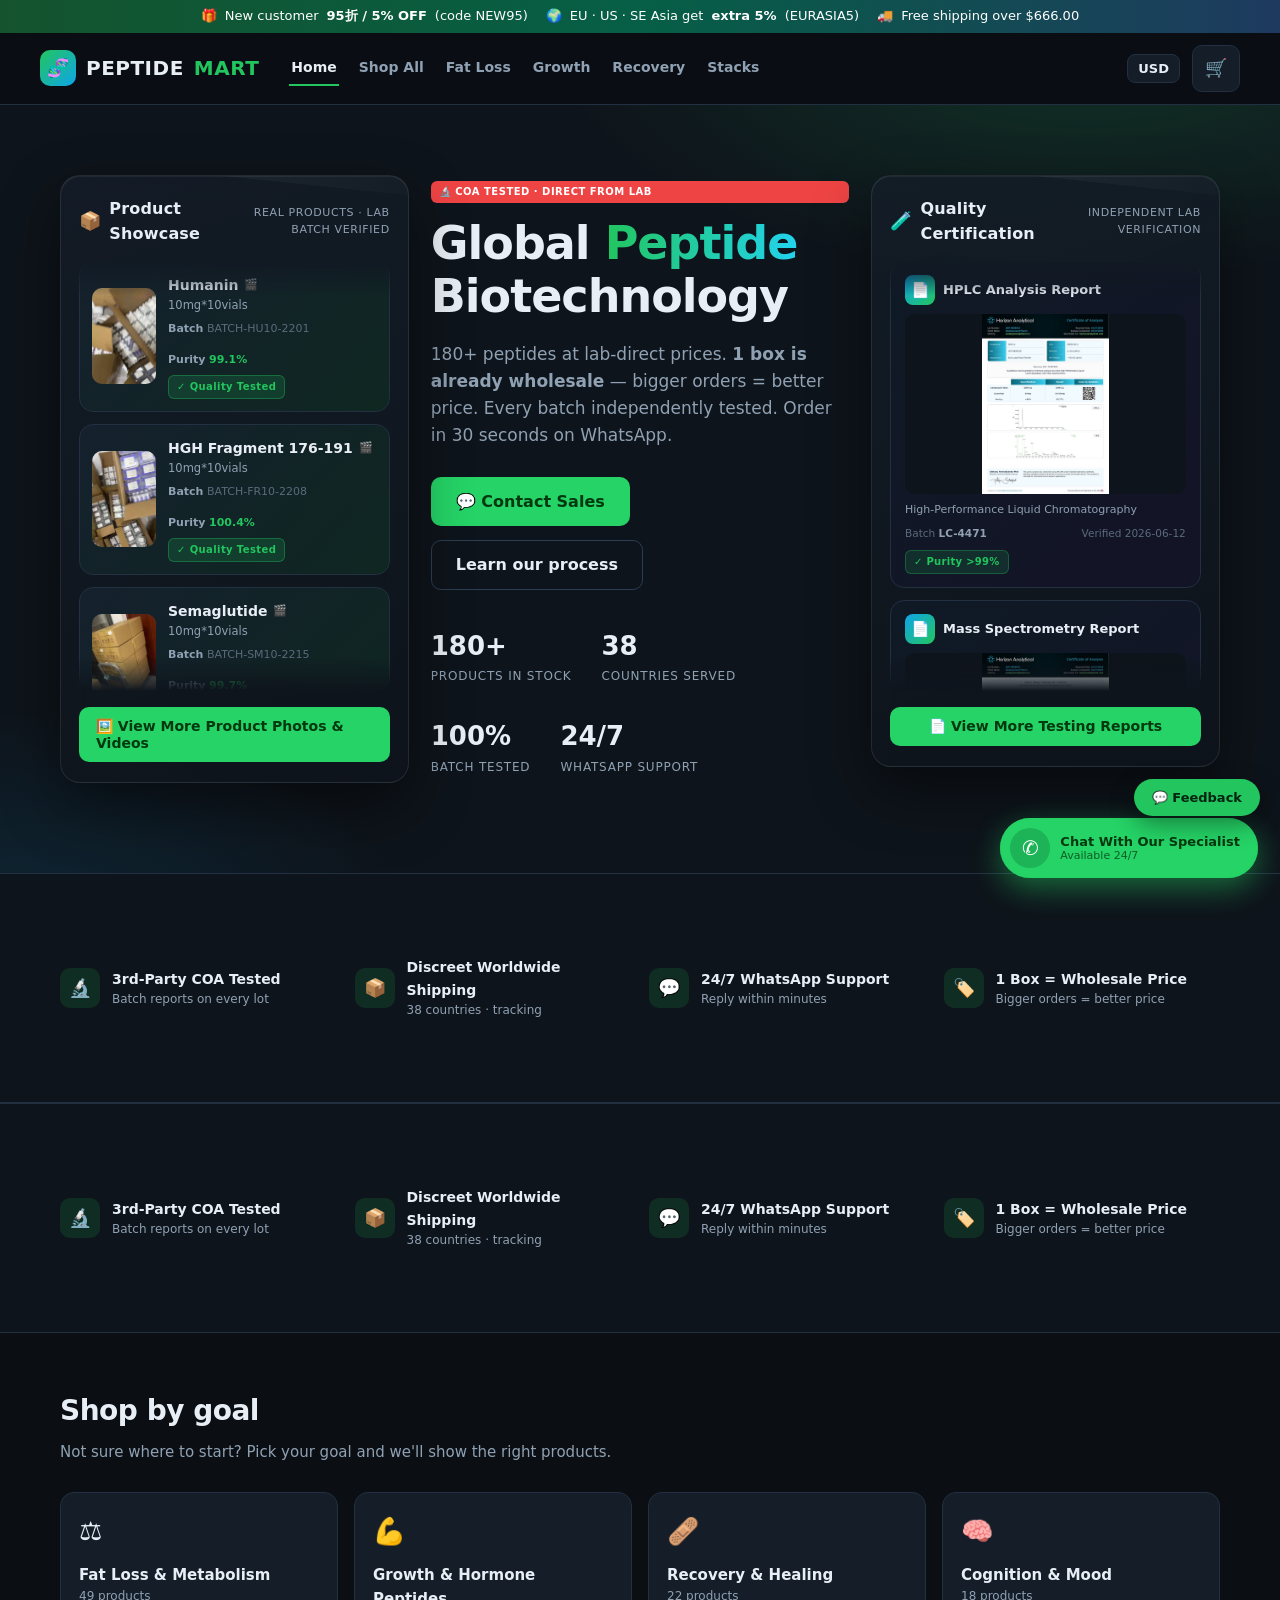
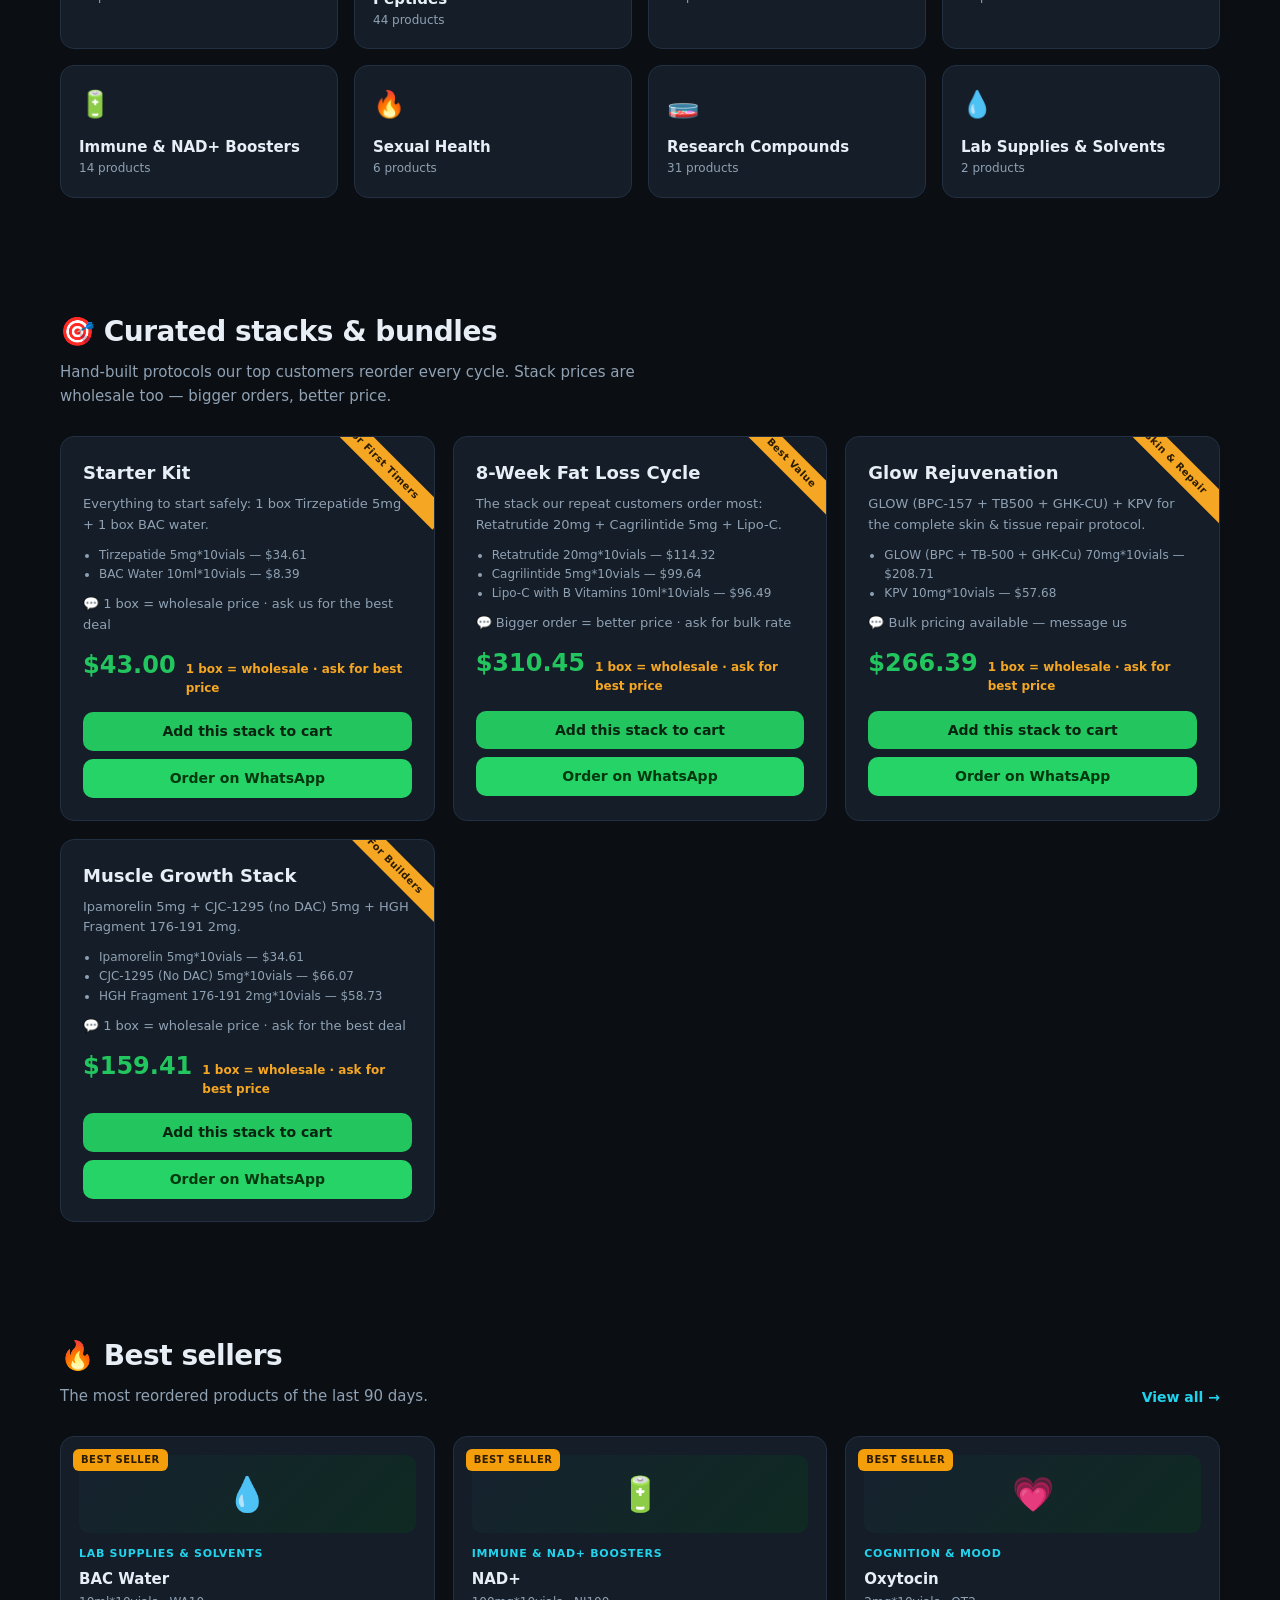
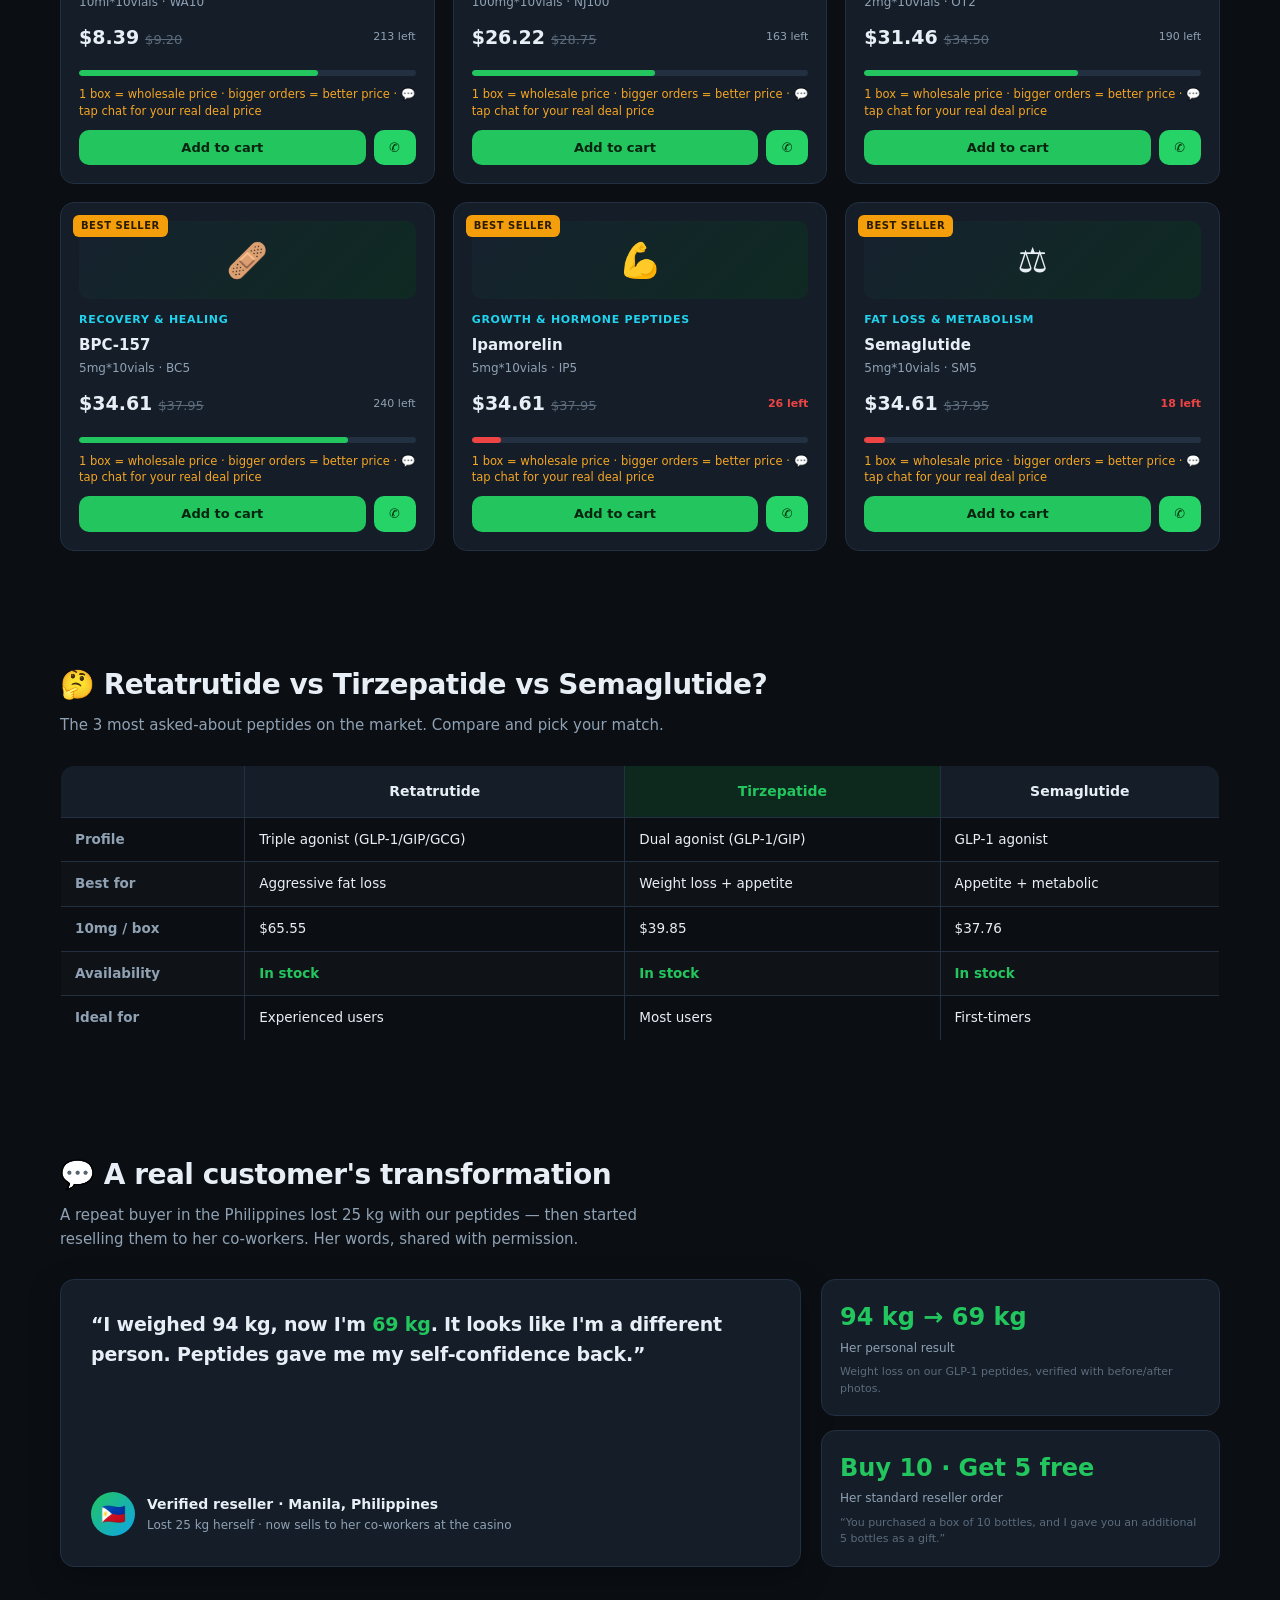
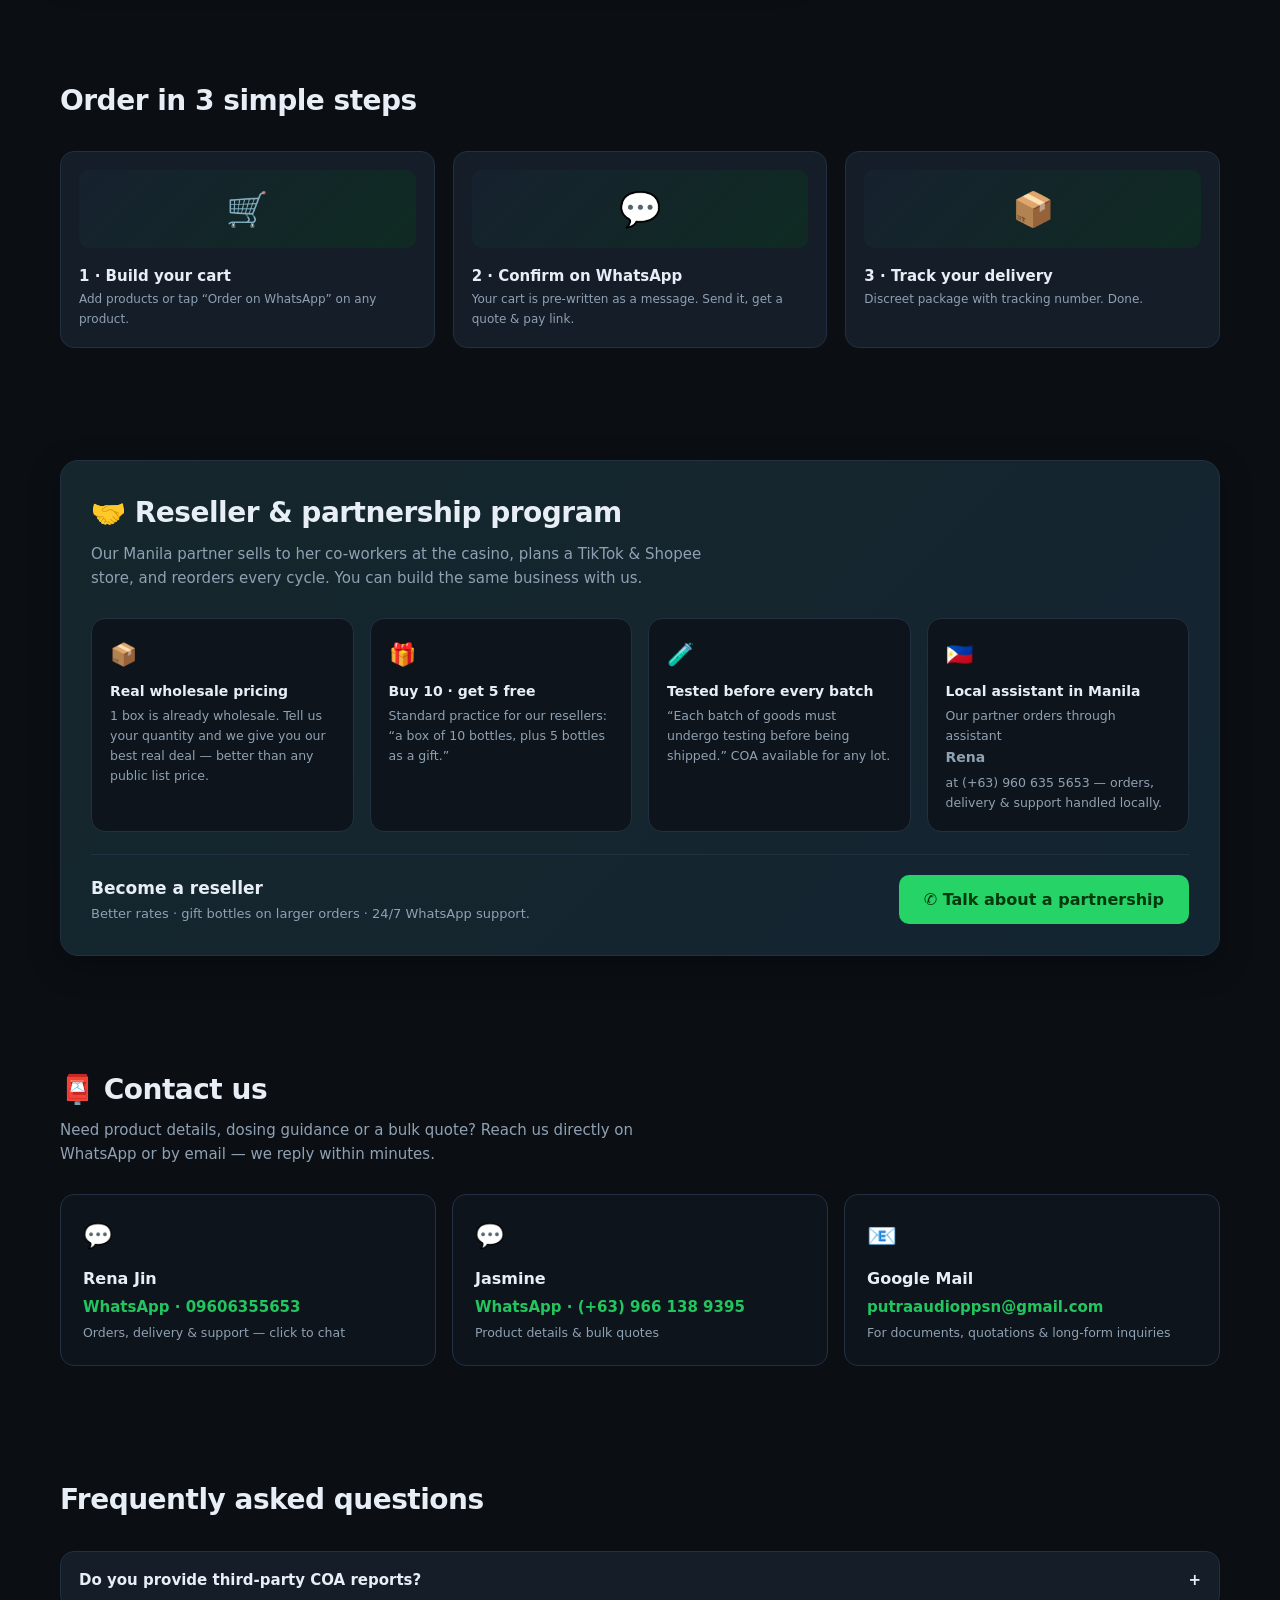
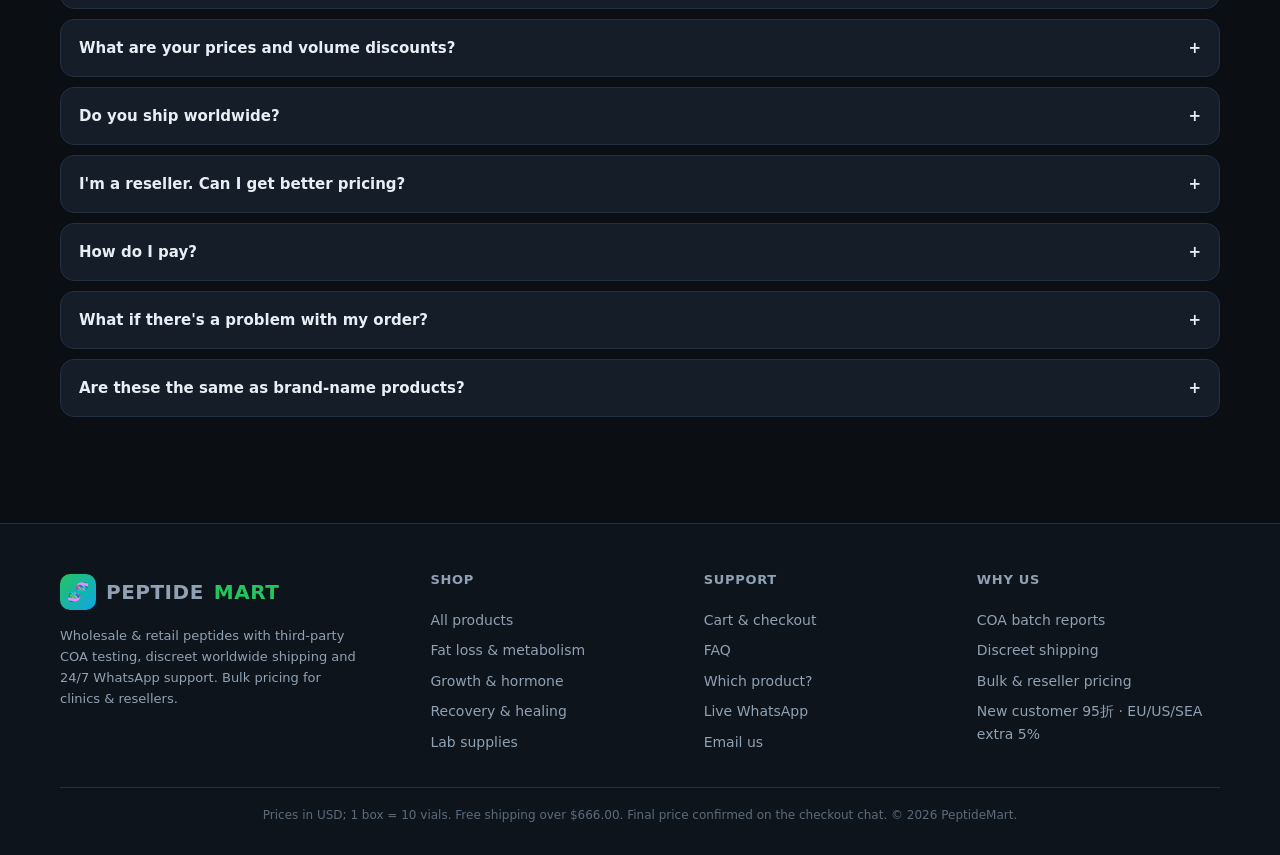
<file: peptide-shop/index.html>
<!DOCTYPE html>
<html lang="en">
<head>
  <meta charset="UTF-8">
  <meta name="viewport" content="width=device-width, initial-scale=1.0">
  <title>PeptideMart — Wholesale Peptides | COA Tested | Fast Worldwide Shipping</title>
  <meta name="description" content="Buy Retatrutide, Tirzepatide, Semaglutide, BPC-157 & 180+ peptides at wholesale prices. COA tested, discreet shipping, bulk discounts for resellers.">
  <link rel="stylesheet" href="css/style.css?v=4">
</head>
<body>
  <main>
    <section class="hero hero-tri">
      <div class="wrap">
        <!-- 左侧：产品实拍展示流 -->
        <div class="hcol hcol-left">
          <div class="glass-panel">
            <div class="panel-head">
              <div class="ph-title"><span class="ph-ic">📦</span> Product Showcase</div>
              <div class="ph-sub">Real products · lab batch verified</div>
            </div>
            <div class="showreel" id="showreel">
              <div class="showreel-track" id="showreelTrack"><div class="muted small">Loading…</div></div>
            </div>
            <a class="btn btn-wa btn-block wa-cta" id="showreelCta" target="_blank" rel="noopener">
              <span>🖼️ View More Product Photos &amp; Videos</span>
            </a>
          </div>
        </div>

        <!-- 中间：品牌 Hero -->
        <div class="hcol hcol-center">
          <span class="tag flash">🔬 COA Tested · Direct from Lab</span>
          <h1>Global <span class="grad">Peptide</span> Biotechnology</h1>
          <p class="lead">180+ peptides at lab-direct prices. <b>1 box is already wholesale</b> — bigger orders = better price. Every batch independently tested. Order in 30 seconds on WhatsApp.</p>
          <div class="hero-cta">
            <a class="btn btn-wa btn-lg" id="heroWa" target="_blank" rel="noopener">💬 Contact Sales</a>
            <a href="#trust" class="btn btn-ghost btn-lg">Learn our process</a>
          </div>
          <div class="hero-proof">
            <div class="proof-item"><div class="n">180+</div><div class="l">Products in stock</div></div>
            <div class="proof-item"><div class="n">38</div><div class="l">Countries served</div></div>
            <div class="proof-item"><div class="n">100%</div><div class="l">Batch tested</div></div>
            <div class="proof-item"><div class="n">24/7</div><div class="l">WhatsApp support</div></div>
          </div>
        </div>

        <!-- 右侧：检测报告展示 -->
        <div class="hcol hcol-right">
          <div class="glass-panel">
            <div class="panel-head">
              <div class="ph-title"><span class="ph-ic">🧪</span> Quality Certification</div>
              <div class="ph-sub">Independent lab verification</div>
            </div>
            <div class="certreel" id="certreel">
              <div class="certreel-track" id="certreelTrack"><div class="muted small">Loading…</div></div>
            </div>
            <a class="btn btn-wa btn-block wa-cta" id="certCta" target="_blank" rel="noopener">
              <span>📄 View More Testing Reports</span>
            </a>
          </div>
        </div>
      </div>
    </section>

    <section id="trust" class="trust-strip">
      <div class="wrap">
        <div class="trust-item"><div class="ic">🔬</div><div><div class="t">3rd-Party COA Tested</div><div class="s">Batch reports on every lot</div></div></div>
        <div class="trust-item"><div class="ic">📦</div><div><div class="t">Discreet Worldwide Shipping</div><div class="s">38 countries · tracking</div></div></div>
        <div class="trust-item"><div class="ic">💬</div><div><div class="t">24/7 WhatsApp Support</div><div class="s">Reply within minutes</div></div></div>
        <div class="trust-item"><div class="ic">🏷️</div><div><div class="t">1 Box = Wholesale Price</div><div class="s">Bigger orders = better price</div></div></div>
      </div>
    </section>

    <section class="trust-strip">
      <div class="wrap">
        <div class="trust-item"><div class="ic">🔬</div><div><div class="t">3rd-Party COA Tested</div><div class="s">Batch reports on every lot</div></div></div>
        <div class="trust-item"><div class="ic">📦</div><div><div class="t">Discreet Worldwide Shipping</div><div class="s">38 countries · tracking</div></div></div>
        <div class="trust-item"><div class="ic">💬</div><div><div class="t">24/7 WhatsApp Support</div><div class="s">Reply within minutes</div></div></div>
        <div class="trust-item"><div class="ic">🏷️</div><div><div class="t">1 Box = Wholesale Price</div><div class="s">Bigger orders = better price</div></div></div>
      </div>
    </section>

    <section id="categories">
      <div class="wrap">
        <div class="sec-head"><div><h2>Shop by goal</h2><div class="sub">Not sure where to start? Pick your goal and we'll show the right products.</div></div></div>
        <div class="cat-grid" id="catGrid"></div>
      </div>
    </section>

    <section id="bundles">
      <div class="wrap">
        <div class="sec-head"><div><h2>🎯 Curated stacks & bundles</h2><div class="sub">Hand-built protocols our top customers reorder every cycle. Stack prices are wholesale too — bigger orders, better price.</div></div></div>
        <div class="grid cols3" id="bundleGrid"></div>
      </div>
    </section>

    <section id="bestsellers">
      <div class="wrap">
        <div class="sec-head"><div><h2>🔥 Best sellers</h2><div class="sub">The most reordered products of the last 90 days.</div></div><a class="link" href="products.html">View all →</a></div>
        <div class="grid cols3" id="bestGrid"></div>
      </div>
    </section>

    <section id="compare">
      <div class="wrap">
        <div class="sec-head"><div><h2>🤔 Retatrutide vs Tirzepatide vs Semaglutide?</h2><div class="sub">The 3 most asked-about peptides on the market. Compare and pick your match.</div></div></div>
        <table class="compare">
          <thead><tr>
            <th></th><th>Retatrutide</th><th class="hot">Tirzepatide</th><th>Semaglutide</th>
          </tr></thead>
          <tbody>
            <tr><td>Profile</td><td>Triple agonist (GLP-1/GIP/GCG)</td><td>Dual agonist (GLP-1/GIP)</td><td>GLP-1 agonist</td></tr>
            <tr><td>Best for</td><td>Aggressive fat loss</td><td>Weight loss + appetite</td><td>Appetite + metabolic</td></tr>
            <tr><td>10mg / box</td><td>$65.55</td><td>$39.85</td><td>$37.76</td></tr>
            <tr><td>Availability</td><td class="check">In stock</td><td class="check">In stock</td><td class="check">In stock</td></tr>
            <tr><td>Ideal for</td><td>Experienced users</td><td>Most users</td><td>First-timers</td></tr>
          </tbody>
        </table>
      </div>
    </section>

    <section id="testimonials">
      <div class="wrap">
        <div class="sec-head"><div><h2>💬 A real customer's transformation</h2><div class="sub">A repeat buyer in the Philippines lost 25 kg with our peptides — then started reselling them to her co-workers. Her words, shared with permission.</div></div></div>
        <div class="testi-grid">
          <div class="testi-main">
            <div class="q">“I weighed 94 kg, now I'm <span class="hl">69 kg</span>. It looks like I'm a different person. Peptides gave me my self-confidence back.”</div>
            <div class="meta">
              <div class="ava">🇵🇭</div>
              <div class="who"><b>Verified reseller · Manila, Philippines</b><div class="sub">Lost 25 kg herself · now sells to her co-workers at the casino</div></div>
            </div>
          </div>
          <div class="testi-facts">
            <div class="tfact"><div class="n">94 kg → 69 kg</div><div class="l">Her personal result</div><small>Weight loss on our GLP-1 peptides, verified with before/after photos.</small></div>
            <div class="tfact"><div class="n">Buy 10 · Get 5 free</div><div class="l">Her standard reseller order</div><small>“You purchased a box of 10 bottles, and I gave you an additional 5 bottles as a gift.”</small></div>
          </div>
        </div>
      </div>
    </section>

    <section id="how">
      <div class="wrap">
        <div class="sec-head"><div><h2>Order in 3 simple steps</h2></div></div>
        <div class="grid cols3">
          <div class="pcard"><div class="thumb">🛒</div><h3>1 · Build your cart</h3><div class="spec">Add products or tap “Order on WhatsApp” on any product.</div></div>
          <div class="pcard"><div class="thumb">💬</div><h3>2 · Confirm on WhatsApp</h3><div class="spec">Your cart is pre-written as a message. Send it, get a quote & pay link.</div></div>
          <div class="pcard"><div class="thumb">📦</div><h3>3 · Track your delivery</h3><div class="spec">Discreet package with tracking number. Done.</div></div>
        </div>
      </div>
    </section>

    <section id="resellers">
      <div class="wrap">
        <div class="reseller-wrap">
          <div class="sec-head"><div><h2>🤝 Reseller & partnership program</h2><div class="sub">Our Manila partner sells to her co-workers at the casino, plans a TikTok & Shopee store, and reorders every cycle. You can build the same business with us.</div></div></div>
          <div class="reseller-grid">
            <div class="rpoint"><div class="ic">📦</div><b>Real wholesale pricing</b><p>1 box is already wholesale. Tell us your quantity and we give you our best real deal — better than any public list price.</p></div>
            <div class="rpoint"><div class="ic">🎁</div><b>Buy 10 · get 5 free</b><p>Standard practice for our resellers: “a box of 10 bottles, plus 5 bottles as a gift.”</p></div>
            <div class="rpoint"><div class="ic">🧪</div><b>Tested before every batch</b><p>“Each batch of goods must undergo testing before being shipped.” COA available for any lot.</p></div>
            <div class="rpoint"><div class="ic">🇵🇭</div><b>Local assistant in Manila</b><p>Our partner orders through assistant <b>Rena</b> at (+63) 960 635 5653 — orders, delivery & support handled locally.</p></div>
          </div>
          <div class="reseller-cta">
            <div class="cta-t"><b>Become a reseller</b><div class="sub">Better rates · gift bottles on larger orders · 24/7 WhatsApp support.</div></div>
            <a class="btn btn-wa btn-lg" id="resellerWa">✆ Talk about a partnership</a>
          </div>
        </div>
      </div>
    </section>

    <section id="contact">
      <div class="wrap">
        <div class="sec-head"><div><h2>📮 Contact us</h2><div class="sub">Need product details, dosing guidance or a bulk quote? Reach us directly on WhatsApp or by email — we reply within minutes.</div></div></div>
        <div class="contact-grid">
          <a class="contact-card" href="https://wa.me/639606355653?text=Hi!%20I%20need%20help%20with%20an%20order%20or%20delivery." target="_blank" rel="noopener">
            <div class="ic">💬</div>
            <b>Rena Jin</b>
            <div class="num">WhatsApp · 09606355653</div>
            <div class="spec">Orders, delivery & support — click to chat</div>
          </a>
          <a class="contact-card" href="https://wa.me/639661389395?text=Hi!%20I%20want%20to%20ask%20about%20product%20details%20or%20bulk%20pricing." target="_blank" rel="noopener">
            <div class="ic">💬</div>
            <b>Jasmine</b>
            <div class="num">WhatsApp · (+63) 966 138 9395</div>
            <div class="spec">Product details & bulk quotes</div>
          </a>
          <a class="contact-card" href="mailto:putraaudioppsn@gmail.com">
            <div class="ic">📧</div>
            <b>Google Mail</b>
            <div class="num">putraaudioppsn@gmail.com</div>
            <div class="spec">For documents, quotations & long-form inquiries</div>
          </a>
        </div>
      </div>
    </section>

    <section id="faq">
      <div class="wrap">
        <div class="sec-head"><div><h2>Frequently asked questions</h2></div></div>
        <div class="faq-item"><div class="q">Do you provide third-party COA reports?<span class="tog">+</span></div><div class="a">Yes. Every batch is tested by an independent lab and the COA is available for any lot number before you order.</div></div>
        <div class="faq-item"><div class="q">What are your prices and volume discounts?<span class="tog">+</span></div><div class="a">1 box is already wholesale. Buy more = better price: tell us your quantity and we'll give you our best deal. New customers get 5% OFF (code NEW95), and customers in EU / US / SE Asia get an extra 5% (code EURASIA5).</div></div>
        <div class="faq-item"><div class="q">Do you ship worldwide?<span class="tog">+</span></div><div class="a">Yes — discreet, trackable worldwide shipping. Free shipping on orders over $666.</div></div>
        <div class="faq-item"><div class="q">I'm a reseller. Can I get better pricing?<span class="tog">+</span></div><div class="a">Yes. Message us on WhatsApp with your old supplier price list or your target quantity — we'll give you a better rate.</div></div>
        <div class="faq-item"><div class="q">How do I pay?<span class="tog">+</span></div><div class="a">USDT, Bitcoin, Alipay (支付宝) or bank transfer to our international account. You confirm the final price on the checkout chat, then pay.</div></div>
        <div class="faq-item"><div class="q">What if there's a problem with my order?<span class="tog">+</span></div><div class="a">Quality issue or no effect: we support return & refund. Contact us on WhatsApp and we'll resolve it.</div></div>
        <div class="faq-item"><div class="q">Are these the same as brand-name products?<span class="tog">+</span></div><div class="a">Same lab, same production line. You simply skip the brand markup, which can be 5–10× our price.</div></div>
      </div>
    </section>
  </main>

  <script src="js/config.js?v=4"></script>
  <script src="js/data.js?v=4"></script>
  <script src="js/app.js?v=4"></script>
  <script src="js/page-index.js?v=4"></script>
  <script src="js/home-showcase.js?v=4"></script>
  <script src="js/feedback-widget.js?v=4"></script>
</body>
</html>
</file>
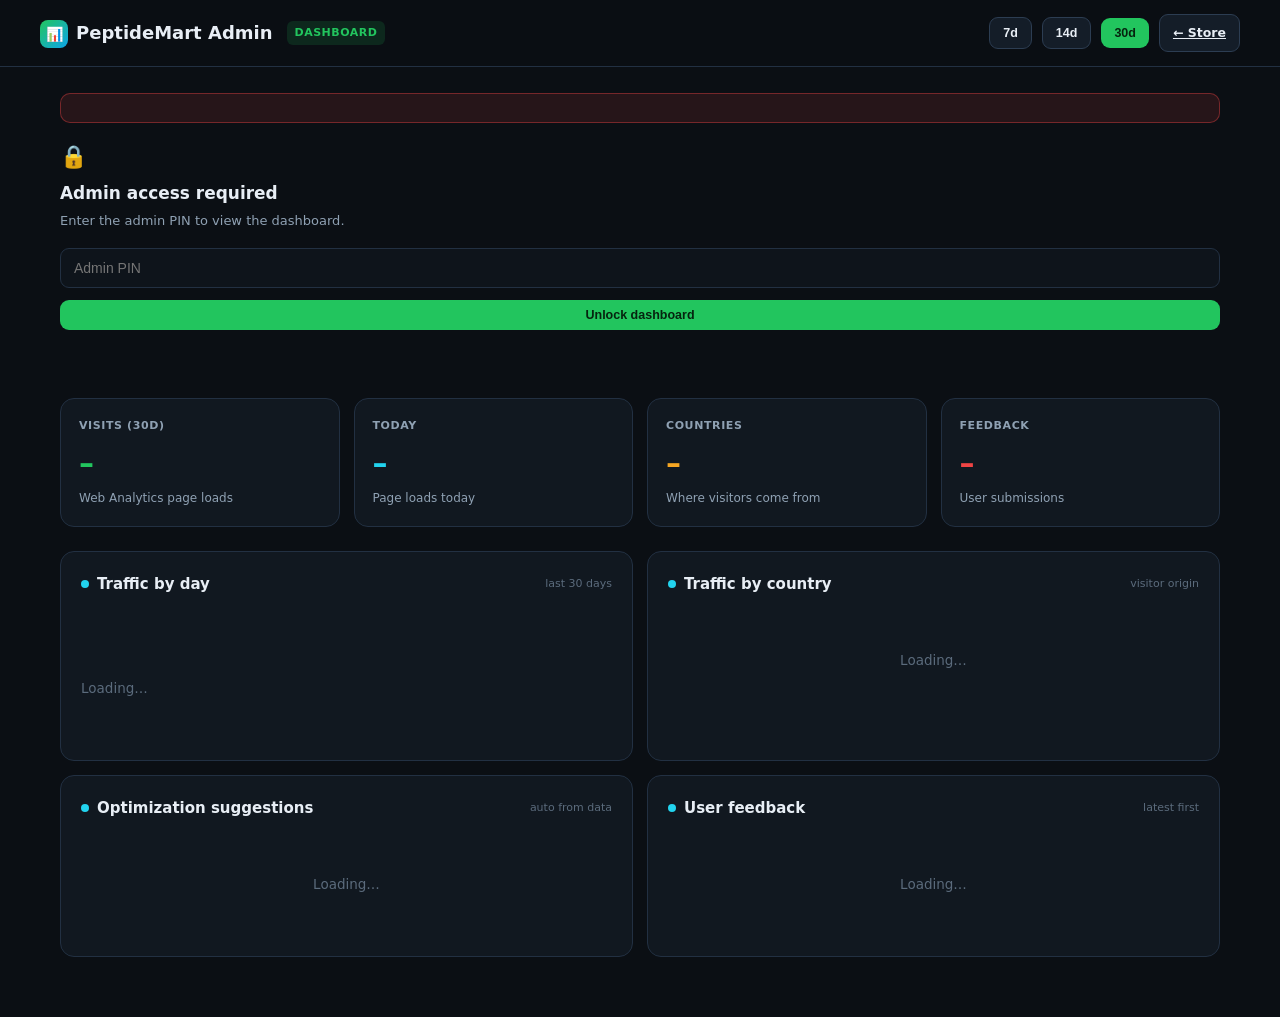
<file: peptide-shop/admin.html>
<!DOCTYPE html>
<html lang="en">
<head>
  <meta charset="UTF-8">
  <meta name="viewport" content="width=device-width, initial-scale=1.0">
  <title>PeptideMart — Admin Dashboard</title>
  <meta name="robots" content="noindex, nofollow">
  <style>
    *{margin:0;padding:0;box-sizing:border-box}
    :root{
      --bg:#0b0f14;--bg2:#0e141b;--panel:#111820;--card:#141d28;
      --line:#223042;--line2:#2c3d52;
      --text:#e8eef5;--muted:#8fa1b3;--dim:#5b6b7c;
      --accent:#22c55e;--accent-soft:rgba(34,197,94,.14);
      --cyan:#22d3ee;--gold:#f5a623;--red:#ef4444;
      --radius:14px;--shadow:0 10px 30px rgba(0,0,0,.35);
      --font:'Segoe UI',system-ui,-apple-system,'Helvetica Neue',Arial,sans-serif;
    }
    html{scroll-behavior:smooth}
    body{font-family:var(--font);background:var(--bg);color:var(--text);line-height:1.6;font-size:14.5px}
    .wrap{max-width:1200px;margin:0 auto;padding:0 20px}

    header{position:sticky;top:0;z-index:50;background:rgba(11,15,20,.92);backdrop-filter:blur(10px);border-bottom:1px solid var(--line)}
    .head{display:flex;align-items:center;gap:14px;padding:14px 0}
    .logo{font-weight:800;font-size:18px}
    .logo .mark{display:inline-block;width:28px;height:28px;line-height:28px;text-align:center;border-radius:8px;background:linear-gradient(135deg,var(--accent),#0ea5e9);margin-right:8px;font-size:14px}
    .head .tag{background:var(--accent-soft);color:var(--accent);font-size:11px;font-weight:800;border-radius:6px;padding:3px 8px;text-transform:uppercase;letter-spacing:.5px}
    .head .right{margin-left:auto;display:flex;align-items:center;gap:10px}
    .btn{display:inline-flex;align-items:center;gap:6px;font-weight:700;border-radius:9px;border:1px solid var(--line2);padding:8px 13px;font-size:12.5px;background:var(--card);color:var(--text);cursor:pointer;transition:.15s}
    .btn:hover{border-color:var(--accent);color:var(--accent)}
    .btn-primary{background:var(--accent);color:#06240f;border:none}
    .btn-primary:hover{filter:brightness(1.1)}

    main{padding:26px 0 60px}
    .stats{display:grid;grid-template-columns:repeat(auto-fit,minmax(200px,1fr));gap:14px;margin-bottom:24px}
    .stat{background:var(--panel);border:1px solid var(--line);border-radius:var(--radius);padding:18px}
    .stat .l{font-size:11px;color:var(--muted);text-transform:uppercase;letter-spacing:.6px;font-weight:700}
    .stat .v{font-size:30px;font-weight:800;margin-top:4px}
    .stat .s{font-size:12px;color:var(--muted);margin-top:2px}
    .stat .v.green{color:var(--accent)}.stat .v.cyan{color:var(--cyan)}.stat .v.gold{color:var(--gold)}.stat .v.red{color:var(--red)}

    .grid2{display:grid;grid-template-columns:1fr 1fr;gap:14px}
    .card{background:var(--panel);border:1px solid var(--line);border-radius:var(--radius);padding:20px}
    .card h3{font-size:15px;margin-bottom:14px;display:flex;align-items:center;gap:8px}
    .card h3 .dot{width:8px;height:8px;border-radius:50%;background:var(--cyan)}
    .card h3 .hint{margin-left:auto;font-size:11px;color:var(--dim);font-weight:500}

    .bar-row{display:flex;align-items:center;gap:10px;margin-bottom:9px}
    .bar-row .name{width:110px;font-size:12.5px;color:var(--muted);white-space:nowrap;overflow:hidden;text-overflow:ellipsis}
    .bar-row .track{flex:1;height:16px;background:var(--bg2);border-radius:6px;overflow:hidden}
    .bar-row .fill{height:100%;background:linear-gradient(90deg,var(--accent),var(--cyan));border-radius:6px;min-width:2px;transition:width .4s}
    .bar-row .cnt{width:60px;text-align:right;font-size:12.5px;font-weight:700;font-variant-numeric:tabular-nums}

    .day-chart{display:flex;align-items:flex-end;gap:4px;height:130px;margin-top:6px}
    .day-col{flex:1;display:flex;flex-direction:column;align-items:center;gap:4px}
    .day-col .bar{width:100%;background:linear-gradient(180deg,var(--cyan),#0e7490);border-radius:4px 4px 0 0;min-height:2px}
    .day-col .lab{font-size:10px;color:var(--dim)}

    table{width:100%;border-collapse:collapse;font-size:13px}
    th{text-align:left;color:var(--muted);font-size:11px;text-transform:uppercase;letter-spacing:.5px;padding:8px;border-bottom:1px solid var(--line)}
    td{padding:9px 8px;border-bottom:1px solid var(--line);vertical-align:top}
    tr:last-child td{border-bottom:none}
    .rating{color:var(--gold);letter-spacing:2px}
    .badge{display:inline-block;font-size:10px;font-weight:800;border-radius:5px;padding:2px 7px;text-transform:uppercase;letter-spacing:.4px}
    .badge.new{background:rgba(34,197,94,.15);color:#4ade80}
    .badge.bug{background:rgba(239,68,68,.15);color:#f87171}
    .badge.product{background:rgba(34,211,238,.15);color:#22d3ee}
    .badge.shipping{background:rgba(245,166,35,.15);color:#fbbf24}
    .badge.general,.badge.suggestion{background:rgba(143,161,179,.15);color:#94a3b8}
    .fb-empty{color:var(--dim);text-align:center;padding:30px 0;font-size:13px}

    .tips{display:flex;flex-direction:column;gap:10px}
    .tip{display:flex;gap:10px;align-items:flex-start;background:var(--bg2);border:1px solid var(--line);border-radius:10px;padding:11px 13px}
    .tip .ic{font-size:16px;line-height:1.4}
    .tip b{font-size:13px;display:block}
    .tip p{font-size:12.5px;color:var(--muted);margin-top:1px}
    .tip .sev{margin-left:auto;font-size:10px;font-weight:800;border-radius:5px;padding:2px 7px;white-space:nowrap}
    .sev.high{background:rgba(239,68,68,.18);color:#f87171}
    .sev.med{background:rgba(245,166,35,.18);color:#fbbf24}
    .sev.low{background:rgba(34,211,238,.18);color:#22d3ee}

    .error-box{background:rgba(239,68,68,.12);border:1px solid rgba(239,68,68,.4);color:#fca5a5;border-radius:10px;padding:14px;margin-bottom:16px;font-size:13px}
    .loading{color:var(--dim);text-align:center;padding:40px 0;font-size:13.5px}

    @media (max-width:820px){.grid2{grid-template-columns:1fr}}
  </style>
</head>
<body>
  <header>
    <div class="wrap head">
      <div class="logo"><span class="mark">📊</span>PeptideMart Admin</div>
      <span class="tag">Dashboard</span>
      <div class="right">
        <button class="btn" id="range7">7d</button>
        <button class="btn" id="range14">14d</button>
        <button class="btn btn-primary" id="range30">30d</button>
        <a class="btn" href="/">← Store</a>
      </div>
    </div>
  </header>

  <main>
    <div class="wrap">
      <div class="error-box hide" id="errorBox"></div>

      <div class="login-box" id="loginBox">
        <div style="font-size:22px;margin-bottom:6px">🔒</div>
        <h3 style="margin-bottom:4px">Admin access required</h3>
        <div style="color:var(--muted);font-size:13px;margin-bottom:16px">Enter the admin PIN to view the dashboard.</div>
        <input type="password" id="pinInput" placeholder="Admin PIN" style="width:100%;background:var(--bg2);border:1px solid var(--line);color:var(--text);border-radius:9px;padding:11px 13px;font-size:14px">
        <button class="btn btn-primary" id="pinGo" style="width:100%;margin-top:12px;justify-content:center">Unlock dashboard</button>
        <div class="fb-empty" id="pinErr" style="color:var(--red);font-size:12.5px;margin-top:8px"></div>
      </div>

      <div id="dash" class="hide">
      <div class="stats">
        <div class="stat"><div class="l">Visits (30d)</div><div class="v green" id="statVisits">–</div><div class="s">Web Analytics page loads</div></div>
        <div class="stat"><div class="l">Today</div><div class="v cyan" id="statToday">–</div><div class="s">Page loads today</div></div>
        <div class="stat"><div class="l">Countries</div><div class="v gold" id="statCountries">–</div><div class="s">Where visitors come from</div></div>
        <div class="stat"><div class="l">Feedback</div><div class="v red" id="statFeedback">–</div><div class="s">User submissions</div></div>
      </div>

      <div class="grid2">
        <div class="card">
          <h3><span class="dot"></span>Traffic by day <span class="hint" id="rangeLabel">last 30 days</span></h3>
          <div class="day-chart" id="dayChart"><div class="loading">Loading…</div></div>
        </div>
        <div class="card">
          <h3><span class="dot"></span>Traffic by country <span class="hint">visitor origin</span></h3>
          <div id="countryBars"><div class="loading">Loading…</div></div>
        </div>

        <div class="card">
          <h3><span class="dot"></span>Optimization suggestions <span class="hint">auto from data</span></h3>
          <div class="tips" id="tips"><div class="loading">Loading…</div></div>
        </div>
        <div class="card">
          <h3><span class="dot"></span>User feedback <span class="hint">latest first</span></h3>
          <div id="feedbackList"><div class="loading">Loading…</div></div>
        </div>
      </div>
      </div>
    </div>
  </main>

  <script>
    var DAYS = 30;
    var trafficData = null;

    function $(id){return document.getElementById(id);}

    async function loadTraffic(days) {
      DAYS = days;
      var r = await fetch("/api/traffic?days=" + days);
      var d = await r.json();
      if (!d.ok) throw new Error(d.error || "traffic failed");
      trafficData = d;
      renderTraffic(d);
      renderTips(d);
    }

    async function loadFeedback() {
      var r = await fetch("/api/feedback");
      var d = await r.json();
      if (!d.ok) throw new Error(d.error || "feedback failed");
      renderFeedback(d.records || []);
    }

    function renderTraffic(d) {
      var byDay = d.byDay || [];
      var byCountry = d.byCountry || [];
      $("statVisits").textContent = d.total.toLocaleString();
      var today = (byDay[byDay.length - 1] || {}).count || 0;
      $("statToday").textContent = today.toLocaleString();
      $("statCountries").textContent = byCountry.length;
      $("rangeLabel").textContent = "last " + d.days + " days";

      // day chart
      var max = Math.max(1, ...byDay.map(function(x){return x.count;}));
      var chart = $("dayChart");
      if (!byDay.length) { chart.innerHTML = '<div class="fb-empty">No traffic yet. Share your link to start collecting.</div>'; return; }
      chart.innerHTML = "";
      byDay.forEach(function(x){
        var col = document.createElement("div"); col.className = "day-col";
        var bar = document.createElement("div"); bar.className = "bar";
        bar.style.height = Math.max(2, (x.count / max) * 100) + "px";
        bar.title = x.date + ": " + x.count;
        var lab = document.createElement("div"); lab.className = "lab";
        lab.textContent = x.date.slice(5);
        col.appendChild(bar); col.appendChild(lab);
        chart.appendChild(col);
      });

      // country bars
      var maxC = Math.max(1, ...byCountry.map(function(x){return x.count;}));
      var cb = $("countryBars");
      if (!byCountry.length) { cb.innerHTML = '<div class="fb-empty">No country data yet.</div>'; return; }
      cb.innerHTML = "";
      byCountry.slice(0, 10).forEach(function(x){
        var row = document.createElement("div"); row.className = "bar-row";
        var name = document.createElement("div"); name.className = "name"; name.textContent = x.country; name.title = x.country;
        var track = document.createElement("div"); track.className = "track";
        var fill = document.createElement("div"); fill.className = "fill"; fill.style.width = (x.count / maxC * 100) + "%";
        var cnt = document.createElement("div"); cnt.className = "cnt"; cnt.textContent = x.count.toLocaleString();
        track.appendChild(fill);
        row.appendChild(name); row.appendChild(track); row.appendChild(cnt);
        cb.appendChild(row);
      });
    }

    function renderTips(d) {
      var tips = [];
      var byCountry = d.byCountry || [];
      var byDay = d.byDay || [];
      var total = d.total || 0;
      var countries = byCountry.length;

      // country concentration
      if (byCountry.length >= 1) {
        var top = byCountry[0];
        var pct = Math.round(top.count / Math.max(1, total) * 100);
        if (pct >= 60) tips.push({ sev:"high", ic:"🌍", t:"Traffic heavily concentrated in " + top.country + " (" + pct + "%)", p:"Diversify your audience. Run ads or partnerships targeting other regions to reduce single-market risk.", });
      }
      if (countries >= 5) tips.push({ sev:"low", ic:"🌐", t:"Good international reach — " + countries + " countries", p:"Consider local-language product pages and localized payment methods for your top markets.", });
      else if (countries >= 1) tips.push({ sev:"med", ic:"🌐", t:"Traffic from " + countries + " countries only", p:"Most orders come through WhatsApp. Expand reach with region-specific landing pages.", });

      // trend
      if (byDay.length >= 7) {
        var first = byDay.slice(0, 7).reduce(function(a,x){return a+x.count;}, 0);
        var last = byDay.slice(-7).reduce(function(a,x){return a+x.count;}, 0);
        if (first > 0 && last > first * 1.2) tips.push({ sev:"low", ic:"📈", t:"Traffic trending up", p:"+" + Math.round((last-first)/first*100) + "% in the last week vs the previous one. Keep posting and scaling what works.", });
        else if (first > 0 && last < first * 0.7) tips.push({ sev:"high", ic:"📉", t:"Traffic trending down", p:"Down " + Math.round((first-last)/first*100) + "% week-over-week. Refresh your product pages and re-share your link.", });
      }

      // low total
      if (total > 0 && total < 200) tips.push({ sev:"high", ic:"🚀", t:"Low traffic volume (" + total + " visits / " + d.days + " days)", p:"Focus on driving the first real visitors: share the WhatsApp catalog link in communities, run Meta/TikTok ads, or post comparison content.", });
      if (total === 0) tips.push({ sev:"high", ic:"🛑", t:"No traffic detected yet", p:"Web Analytics was just enabled. Share your link (rxxxxx.cc.cd) with customers and check back in a few hours.", });

      // conversion funnel
      tips.push({ sev:"med", ic:"🛒", t:"Check your conversion funnel", p:"Visitors land on the homepage but orders happen on WhatsApp. Consider an exit popup with your WhatsApp link to catch abandoning shoppers.", });
      tips.push({ sev:"low", ic:"🔍", t:"Verify your top products", p:"Use the product with the most visits as your homepage hero. Track product page hits to see what customers care about.", });

      var el = $("tips");
      if (!tips.length) { el.innerHTML = '<div class="fb-empty">Collect more data to see suggestions.</div>'; return; }
      el.innerHTML = "";
      tips.slice(0, 6).forEach(function(t){
        var div = document.createElement("div"); div.className = "tip";
        div.innerHTML = '<div class="ic">' + t.ic + '</div><div><b>' + t.t + '</b><p>' + t.p + '</p></div><span class="sev ' + t.sev + '">' + t.sev + '</span>';
        el.appendChild(div);
      });
    }

    function renderFeedback(records) {
      $("statFeedback").textContent = records.length.toLocaleString();
      var el = $("feedbackList");
      if (!records.length) { el.innerHTML = '<div class="fb-empty">No feedback yet. The 💬 Feedback button on the site lets customers send feedback here.</div>'; return; }
      el.innerHTML = "";
      var table = document.createElement("table");
      table.innerHTML = "<tr><th>Date</th><th>Type</th><th>Rating</th><th>Message</th></tr>";
      records.slice(0, 20).forEach(function(r){
        var tr = document.createElement("tr");
        var d = new Date(r.created_at);
        var date = d.toLocaleDateString("en-US", {month:"short", day:"numeric"}) + " " + d.toLocaleTimeString("en-US", {hour:"2-digit", minute:"2-digit"});
        tr.innerHTML = '<td style="white-space:nowrap;font-size:12px">' + date + '</td>' +
          '<td><span class="badge ' + (r.type || "general") + '">' + (r.type || "general") + '</span></td>' +
          '<td class="rating">' + "★".repeat(r.rating || 5) + '</td>' +
          '<td>' + escapeHtml(r.message) + (r.name ? '<div style="color:var(--dim);font-size:11px;margin-top:2px">— ' + escapeHtml(r.name) + (r.email ? " · " + escapeHtml(r.email) : "") + '</div>' : '') + '</td>';
        table.appendChild(tr);
      });
      el.appendChild(table);
    }

    function escapeHtml(s){
      return (s || "").replace(/&/g,"&amp;").replace(/</g,"&lt;").replace(/>/g,"&gt;").replace(/"/g,"&quot;");
    }

    function showError(msg){
      var el = $("errorBox");
      el.textContent = msg;
      el.classList.remove("hide");
    }

    function init() {
      $("range7").onclick = function(){ setRange(7); };
      $("range14").onclick = function(){ setRange(14); };
      $("range30").onclick = function(){ setRange(30); };
      $("pinGo").onclick = function(){ tryUnlock(); };
      $("pinInput").onkeydown = function(e){ if (e.key === "Enter") tryUnlock(); };

      var saved = localStorage.getItem("pm_pin");
      if (saved) { unlock(saved); }
    }

    function tryUnlock() {
      unlock($("pinInput").value.trim());
    }

    function unlock(pin) {
      if (!pin) { $("pinErr").textContent = "Please enter a PIN."; return; }
      fetch("/api/feedback?pin=" + encodeURIComponent(pin)).then(function(r){
        return r.json();
      }).then(function(d){
        if (d.ok) {
          localStorage.setItem("pm_pin", pin);
          $("loginBox").classList.add("hide");
          $("dash").classList.remove("hide");
          Promise.all([
            loadTraffic(DAYS),
            loadFeedback().catch(function(e){ $("statFeedback").textContent = "–"; return null; })
          ]).catch(function(e){ showError("Could not load dashboard data: " + (e.message || e)); });
        } else {
          $("pinErr").textContent = "Wrong PIN. Try again.";
        }
      }).catch(function(e){
        $("pinErr").textContent = "Network error: " + (e.message || e);
      });
    }

    function setRange(days) {
      [7,14,30].forEach(function(n){
        $("range" + n).className = n === days ? "btn btn-primary" : "btn";
      });
      loadTraffic(days).catch(function(e){ showError("Could not load traffic: " + (e.message || e)); });
    }

    init();
  </script>
</body>
</html>
</file>
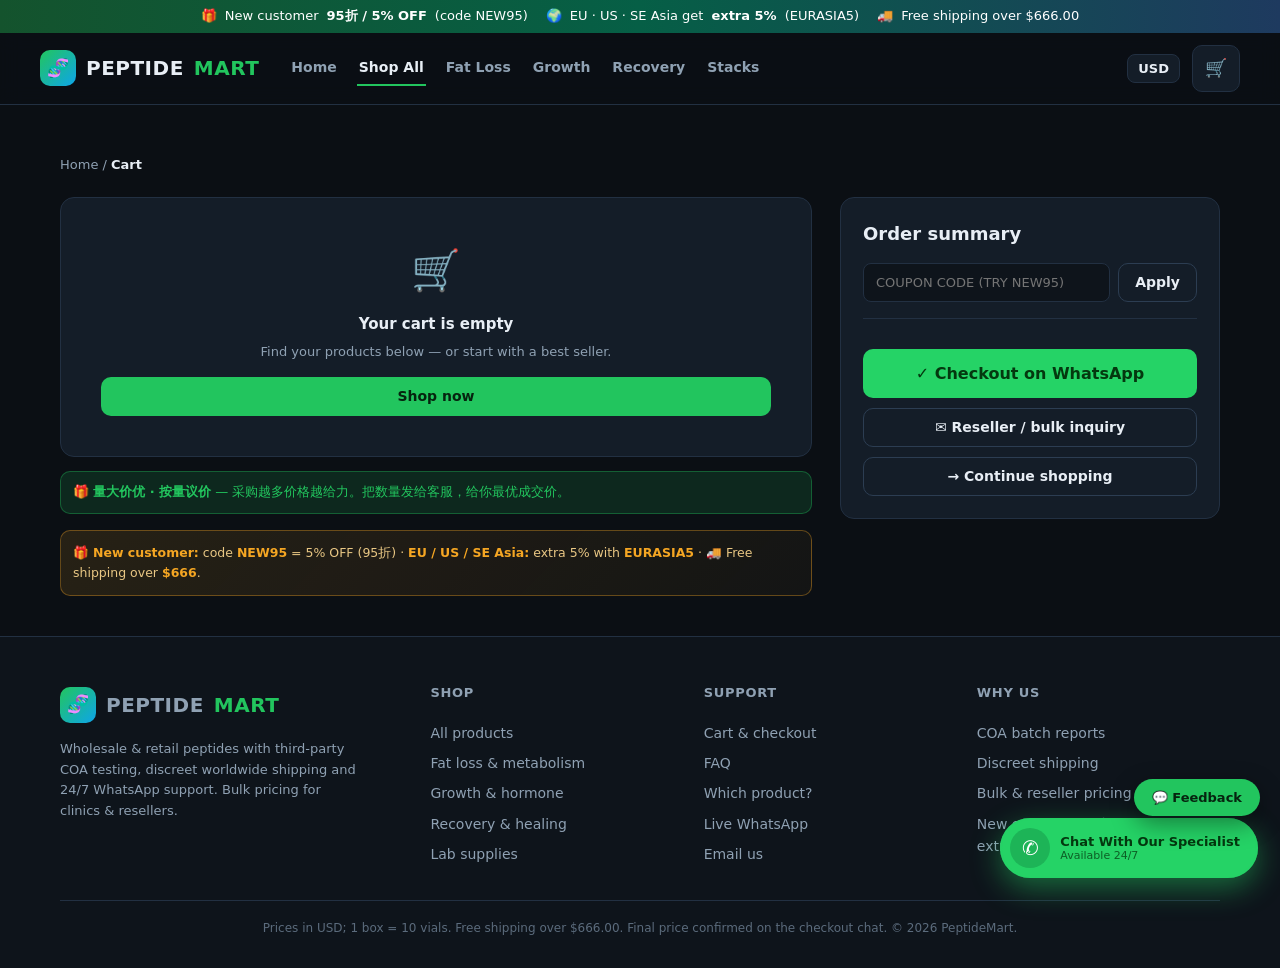
<file: peptide-shop/cart.html>
<!DOCTYPE html>
<html lang="en">
<head>
  <meta charset="UTF-8">
  <meta name="viewport" content="width=device-width, initial-scale=1.0">
  <title>Your Cart — PeptideMart</title>
  <link rel="stylesheet" href="css/style.css?v=4">
</head>
<body>
  <main>
    <div class="wrap" style="padding-top:28px">
      <div class="breadcrumb"><a href="index.html">Home</a> / <b>Cart</b></div>

      <div class="shipbar" id="shipTop" style="display:none">
        <div class="txt" id="shipTxt"></div>
        <div class="track"><i id="shipFill" style="width:0%"></i></div>
      </div>

      <div class="cart-layout">
        <div>
          <div class="cart-items" id="items"></div>
          <div class="gift-note show" id="giftNote">🎁 <b>量大价优 · 按量议价</b> — 采购越多价格越给力。把数量发给客服，给你最优成交价。</div>
          <div class="vip-note" id="vipNote">🎁 <b>New customer:</b> code <b>NEW95</b> = 5% OFF (95折) · <b>EU / US / SE Asia:</b> extra 5% with <b>EURASIA5</b> · 🚚 Free shipping over <b>$666</b>.</div>
        </div>

        <div class="summary" id="summary">
          <h3>Order summary</h3>
          <div id="sumRows"></div>
          <div class="coupon-row">
            <input id="coupon" placeholder="Coupon code (try NEW95)">
            <button class="btn btn-ghost" id="couponBtn">Apply</button>
          </div>
          <div class="small muted" id="couponMsg" style="margin-bottom:12px"></div>
          <div class="milestone" id="milestones"></div>
          <button class="btn btn-wa btn-lg btn-block" id="checkoutWa" style="margin-top:16px">✓ Checkout on WhatsApp</button>
          <button class="btn btn-ghost btn-block" id="checkoutEmail" style="margin-top:10px">✉️ Reseller / bulk inquiry</button>
          <a href="products.html" class="btn btn-ghost btn-block" style="margin-top:10px">→ Continue shopping</a>
        </div>
      </div>
    </div>
  </main>

  <script src="js/config.js?v=4"></script>
  <script src="js/data.js?v=4"></script>
  <script src="js/app.js?v=4"></script>
  <script src="js/page-cart.js?v=4"></script>
  <script src="js/feedback-widget.js?v=4"></script>
</body>
</html>
</file>
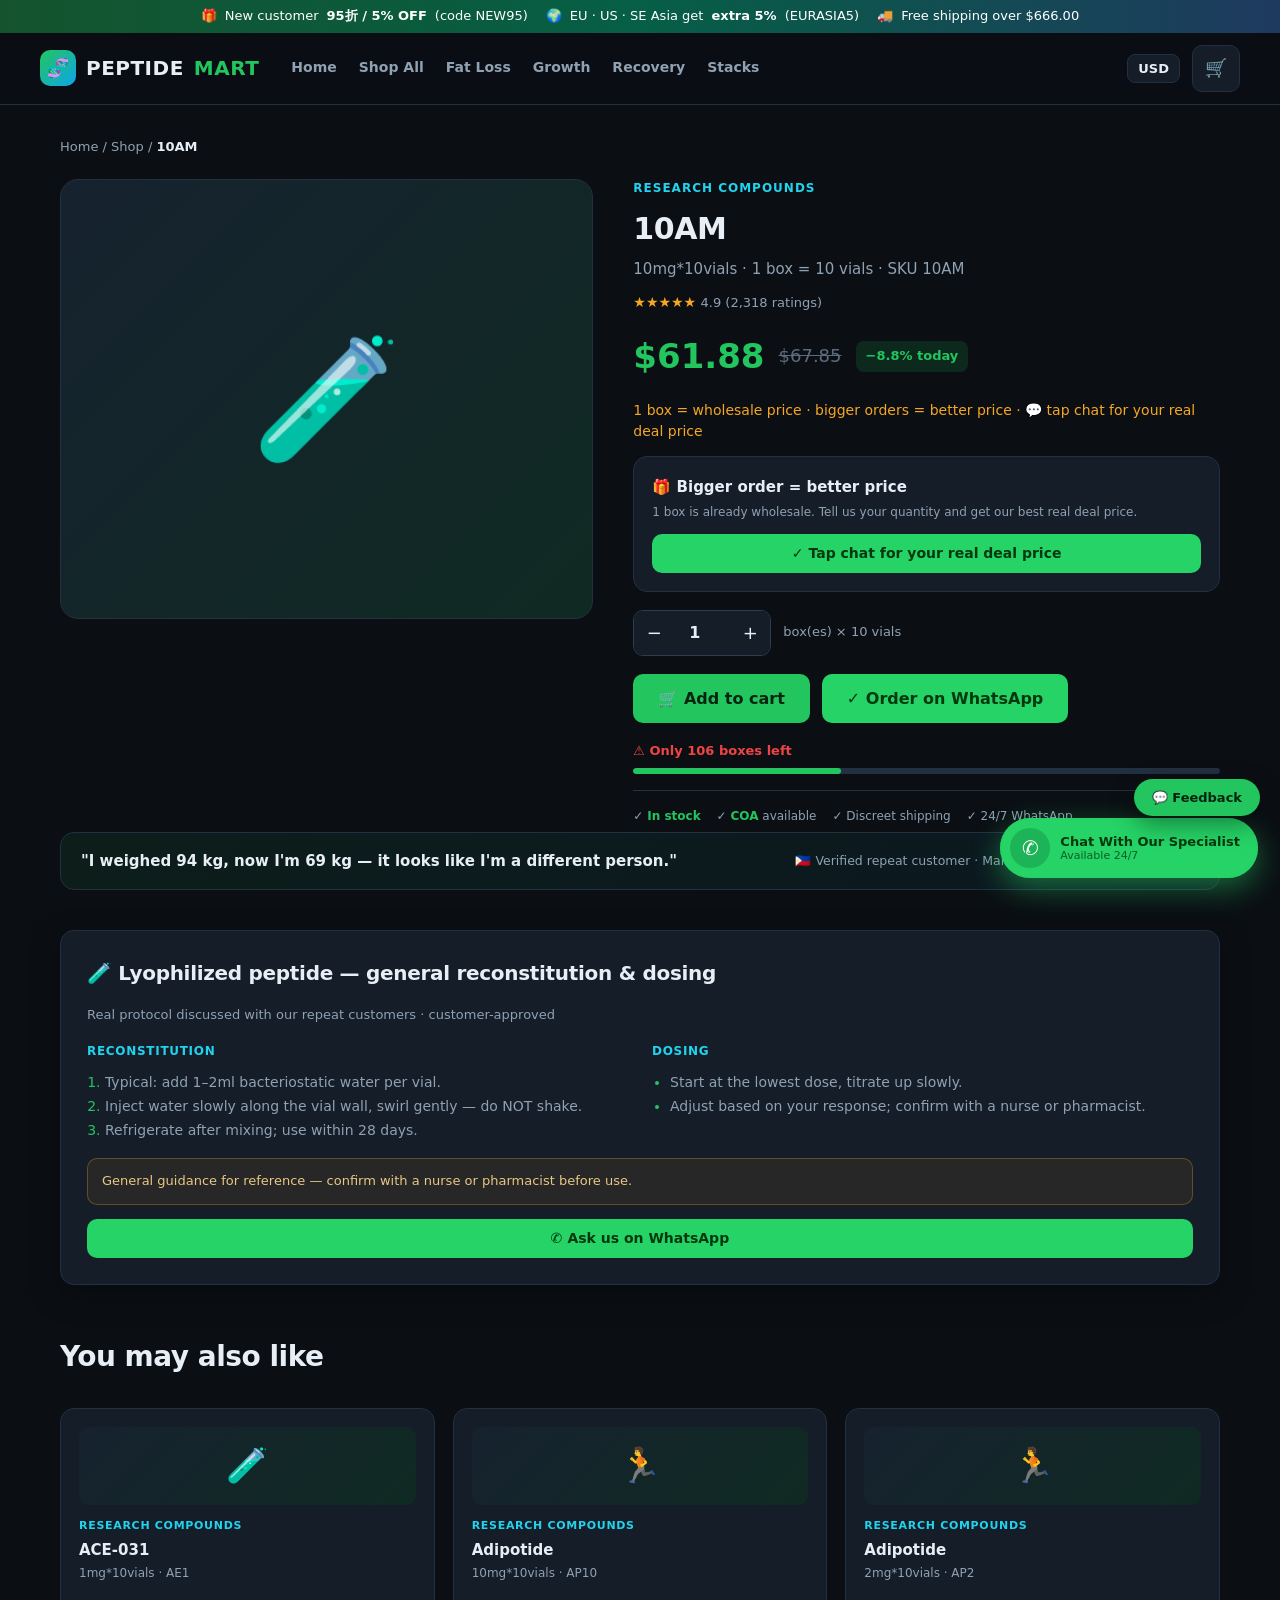
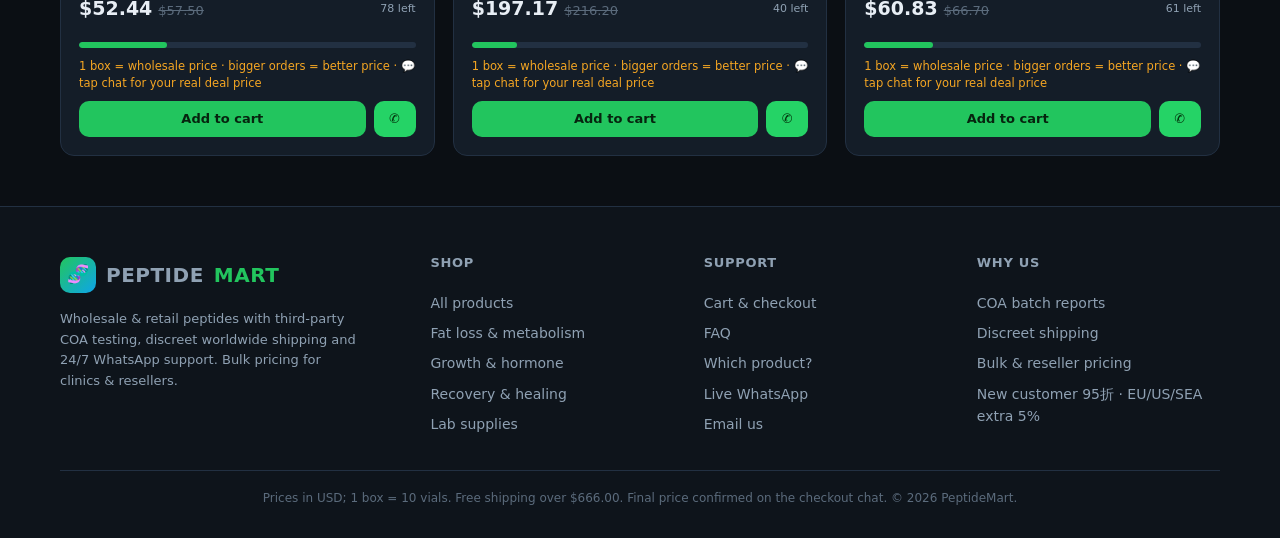
<file: peptide-shop/product.html>
<!DOCTYPE html>
<html lang="en">
<head>
  <meta charset="UTF-8">
  <meta name="viewport" content="width=device-width, initial-scale=1.0">
  <title>Product — PeptideMart</title>
  <link rel="stylesheet" href="css/style.css?v=4">
</head>
<body>
  <main>
    <div class="wrap" style="padding-top:10px">
      <div class="breadcrumb"><a href="index.html">Home</a> / <a href="products.html">Shop</a> / <b id="crumb"></b></div>

      <div class="pdetail">
        <div class="pgallery" id="gallery">📦</div>
        <div class="pinfo">
          <div class="cat" id="pcat"></div>
          <h1 id="pname"></h1>
          <div class="spec-line" id="pspec"></div>
          <div class="rate" id="prate"></div>
          <div class="price-row">
            <span class="now" id="pnow"></span>
            <span class="was" id="pold"></span>
            <span class="save">−8.8% today</span>
          </div>
          <div class="hook-sub" id="phook"></div>
          <div class="tier-card" style="margin:14px 0 4px">
            <h4>🎁 Bigger order = better price</h4>
            <div class="sub">1 box is already wholesale. Tell us your quantity and get our best real deal price.</div>
            <button class="btn btn-wa btn-block" id="waPrice">✓ Tap chat for your real deal price</button>
          </div>
          <div class="qty-row">
            <div class="qty">
              <button id="minus">−</button>
              <input id="qty" type="number" min="1" max="99" value="1">
              <button id="plus">+</button>
            </div>
            <span class="small muted">box(es) × 10 vials</span>
          </div>
          <div class="buy-row">
            <button class="btn btn-primary btn-lg" id="addBtn">🛒 Add to cart</button>
            <button class="btn btn-wa btn-lg" id="waBtn">✓ Order on WhatsApp</button>
          </div>
          <div class="stock-line small" id="pstock"></div>
          <div class="stockbar" id="pstockbar" style="margin-bottom:16px"><i style="width:50%"></i></div>
          <div class="trust-line">
            <span>✓ <b>In stock</b></span>
            <span>✓ <b>COA</b> available</span>
            <span>✓ Discreet shipping</span>
            <span>✓ 24/7 WhatsApp</span>
          </div>
        </div>
      </div>

      <section id="pquote" style="padding:6px 0 0">
        <div class="pquote">
          <div class="q">"I weighed 94 kg, now I'm <b>69 kg</b> — it looks like I'm a different person."</div>
          <div class="m">🇵🇭 Verified repeat customer · Manila · <span class="dim">lost 25 kg on our peptides</span></div>
        </div>
      </section>

      <section id="recon" style="padding:40px 0 10px">
        <div class="recon-card" id="reconCard"></div>
      </section>

      <section id="related" style="padding:40px 0 10px">
        <div class="sec-head"><div><h2>You may also like</h2></div></div>
        <div class="grid cols3" id="relGrid"></div>
      </section>
    </div>
  </main>

  <script src="js/config.js?v=4"></script>
  <script src="js/data.js?v=4"></script>
  <script src="js/app.js?v=4"></script>
  <script src="js/page-product.js?v=4"></script>
  <script src="js/feedback-widget.js?v=4"></script>
</body>
</html>
</file>
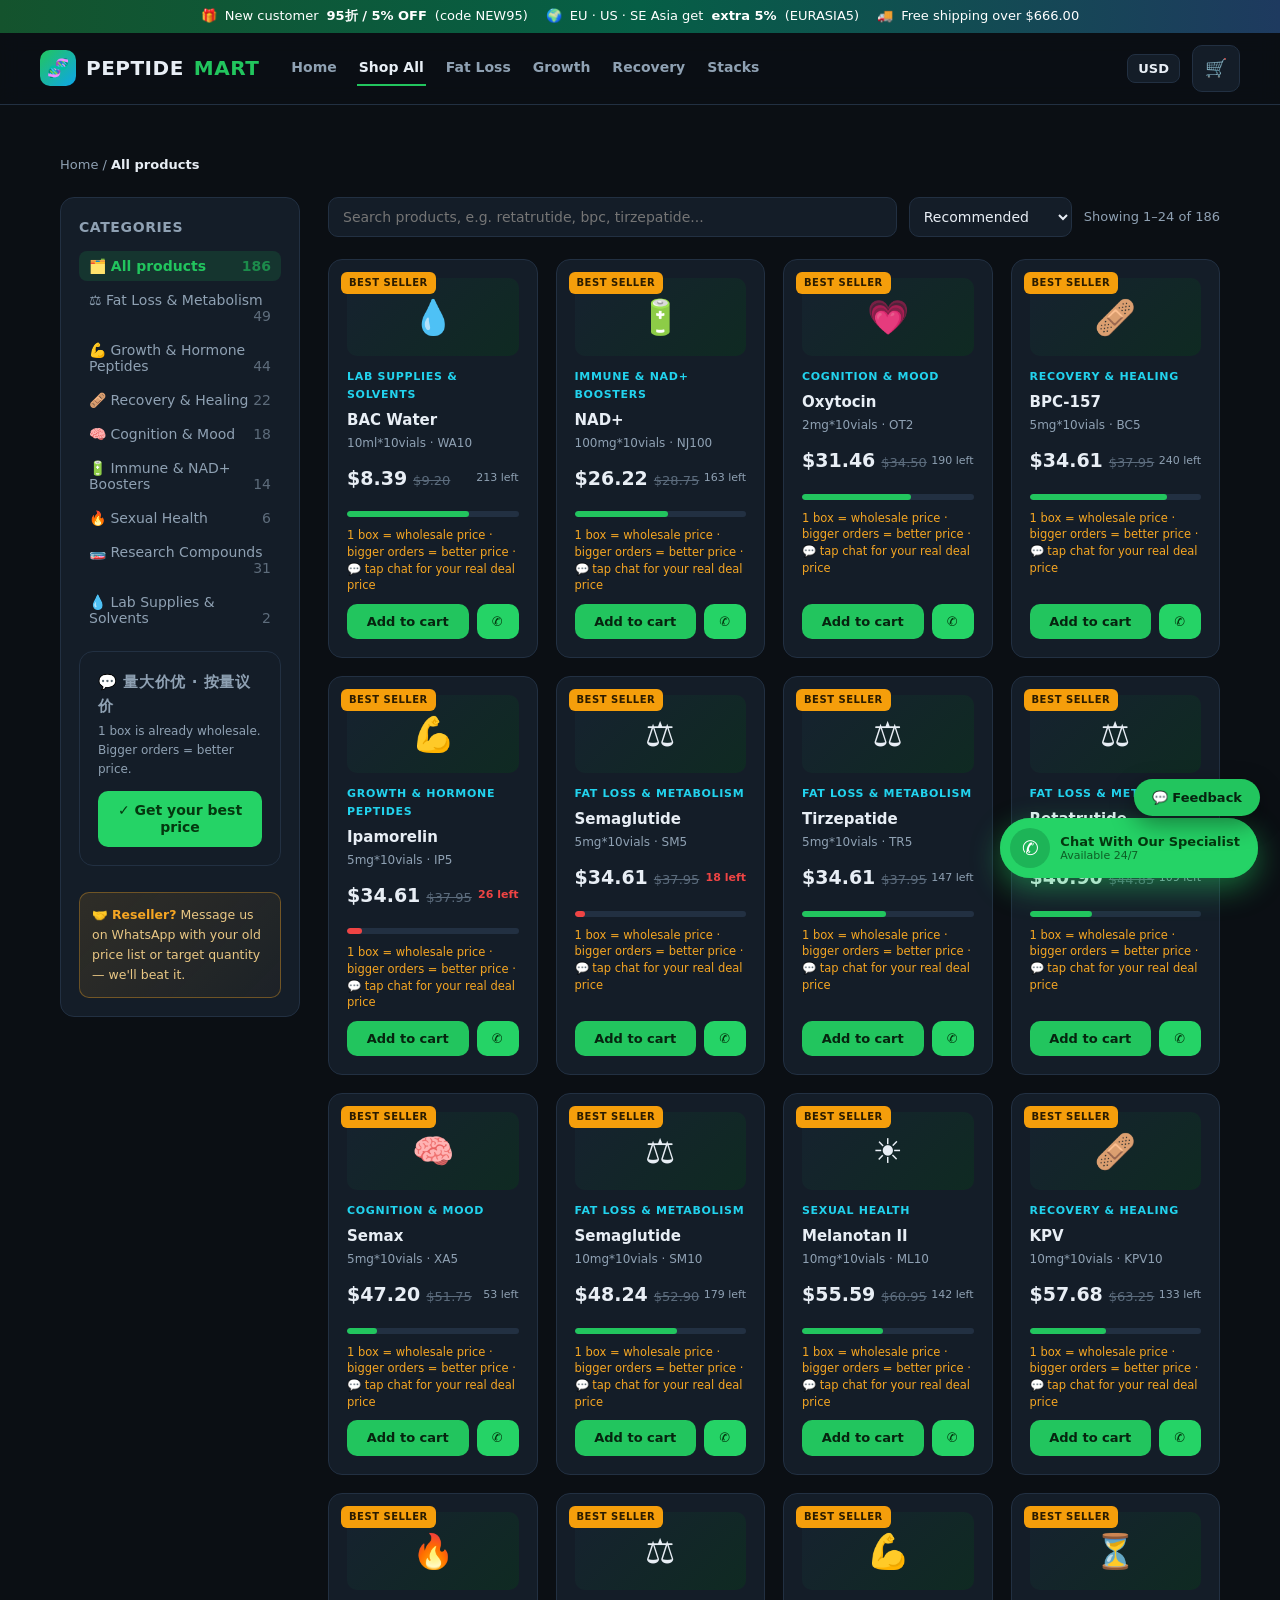
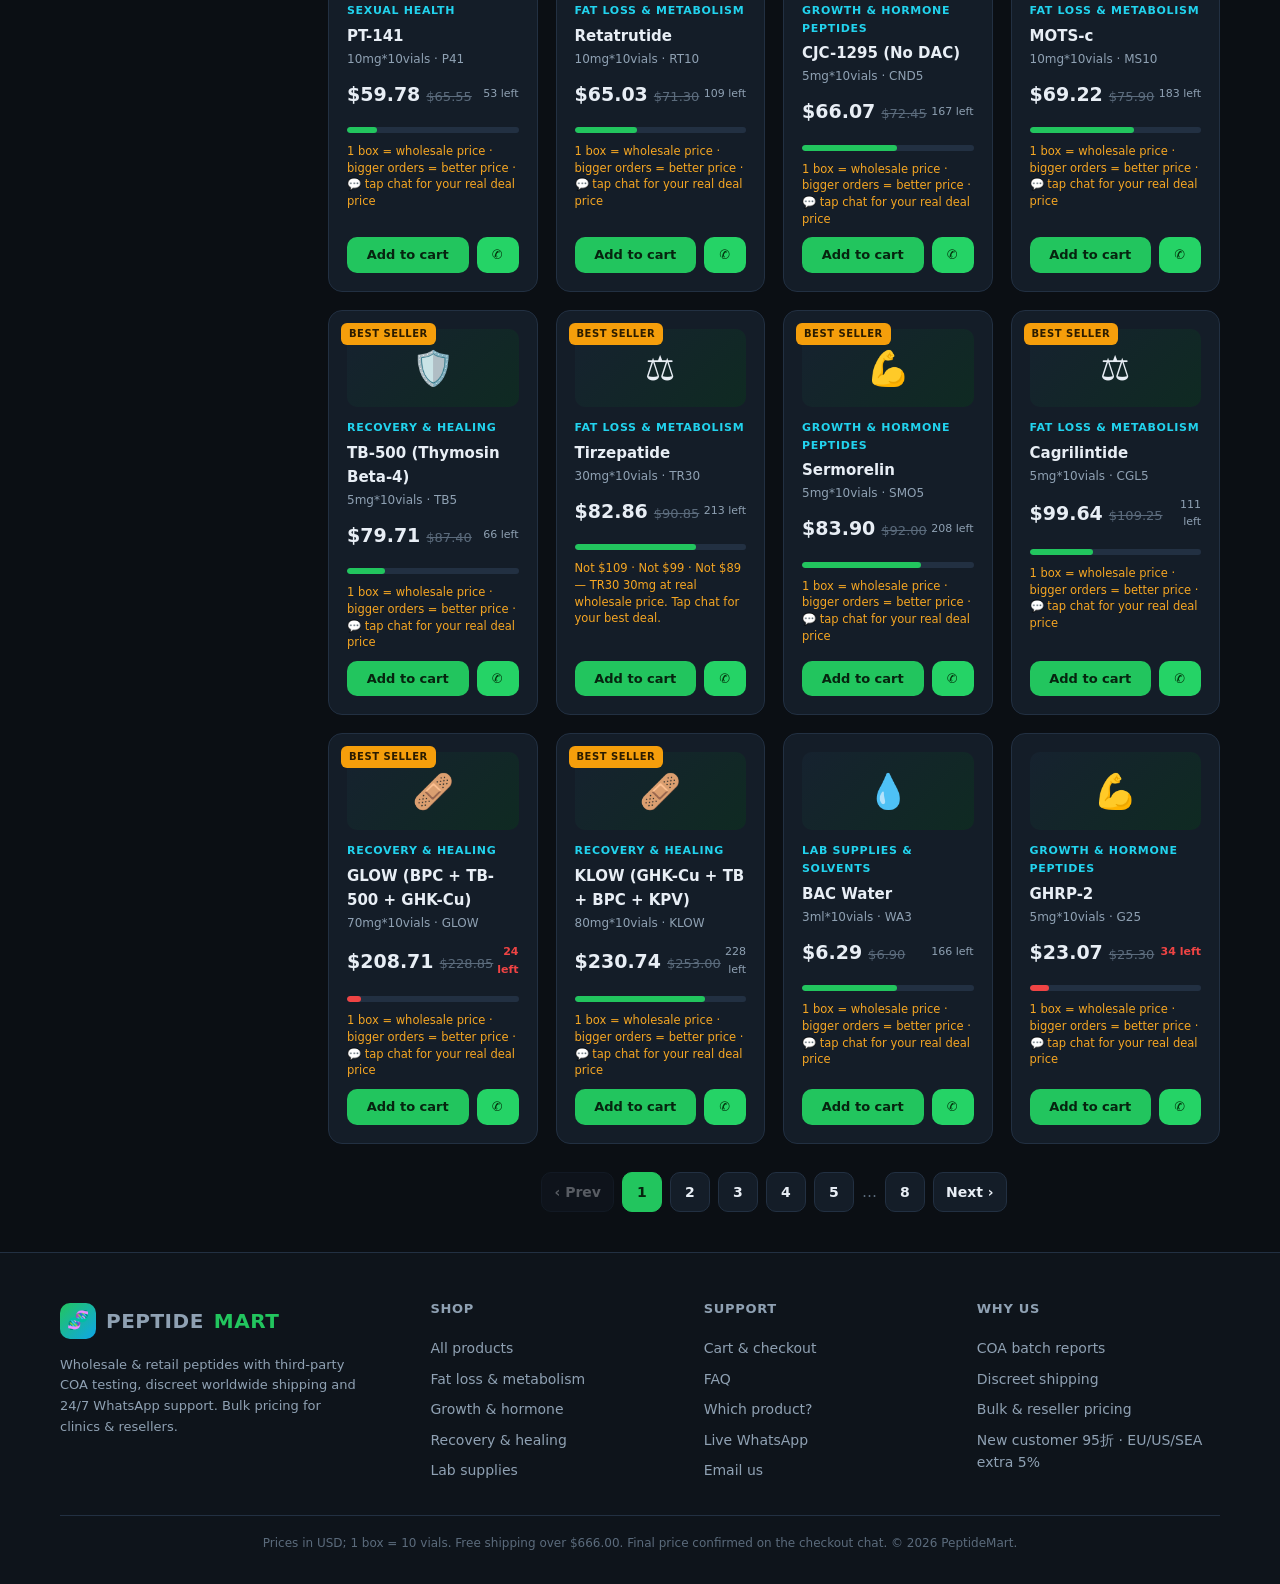
<file: peptide-shop/products.html>
<!DOCTYPE html>
<html lang="en">
<head>
  <meta charset="UTF-8">
  <meta name="viewport" content="width=device-width, initial-scale=1.0">
  <title>Shop All Peptides — 180+ Products | Wholesale Prices</title>
  <meta name="description" content="Browse 180+ peptides: Retatrutide, Tirzepatide, Semaglutide, BPC-157, NAD+, GHK-CU and more. 1 box = wholesale price, bigger orders = better price.">
  <link rel="stylesheet" href="css/style.css?v=4">
</head>
<body>
  <main>
    <div class="wrap" style="padding-top:28px">
      <div class="breadcrumb"><a href="index.html">Home</a> / <b id="crumb">All products</b></div>
      <div class="shop">
        <aside class="filters">
          <h4>Categories</h4>
          <div class="cat-list" id="catList"></div>
          <div class="tier-card" style="margin-top:18px">
            <h4>💬 量大价优 · 按量议价</h4>
            <div class="sub">1 box is already wholesale. Bigger orders = better price.</div>
            <button class="btn btn-wa btn-block" id="waBulk" onclick="window.open(PP.wa('Hi! I want to order in bulk. What are your best volume prices?'))">✓ Get your best price</button>
          </div>
          <div class="vip-note">🤝 <b>Reseller?</b> Message us on WhatsApp with your old price list or target quantity — we'll beat it.</div>
        </aside>
        <div>
          <div class="toolbar">
            <input type="search" id="search" placeholder="Search products, e.g. retatrutide, bpc, tirzepatide...">
            <select id="sort">
              <option value="reco">Recommended</option>
              <option value="price-asc">Price: low to high</option>
              <option value="price-desc">Price: high to low</option>
              <option value="name">Name A–Z</option>
            </select>
            <div class="count" id="count"></div>
          </div>
          <div class="grid" id="grid"></div>
          <div class="pagination" id="pagination"></div>
        </div>
      </div>
    </div>
  </main>

  <script src="js/config.js?v=4"></script>
  <script src="js/data.js?v=4"></script>
  <script src="js/app.js?v=4"></script>
  <script src="js/page-products.js?v=4"></script>
  <script src="js/feedback-widget.js?v=4"></script>
</body>
</html>
</file>
<file: peptide-shop/css/style.css>
/* ============ Base ============ */
*{margin:0;padding:0;box-sizing:border-box}
:root{
  --bg:#0b0f14;--bg2:#0e141b;--panel:#111820;--card:#141d28;
  --line:#223042;--line2:#2c3d52;
  --text:#e8eef5;--muted:#8fa1b3;--dim:#5b6b7c;
  --accent:#22c55e;--accent-soft:rgba(34,197,94,.14);
  --cyan:#22d3ee;--gold:#f5a623;--red:#ef4444;
  --radius:14px;--shadow:0 10px 30px rgba(0,0,0,.35);
  --font:'Segoe UI',system-ui,-apple-system,'Helvetica Neue',Arial,sans-serif;
}
html{scroll-behavior:smooth}
body{font-family:var(--font);background:var(--bg);color:var(--text);line-height:1.6;font-size:15px;-webkit-font-smoothing:antialiased}
a{color:inherit;text-decoration:none}
img{max-width:100%}
button{font-family:inherit;cursor:pointer}
input,select{font-family:inherit}
.wrap{max-width:1200px;margin:0 auto;padding:0 20px}
.hide{display:none!important}
.muted{color:var(--muted)}
.small{font-size:13px}
.nowrap{white-space:nowrap}

/* ============ Announcement bar ============ */
.topbar{background:linear-gradient(90deg,#14532d,#065f46,#1e3a5f);color:#fff;font-size:13px;overflow:hidden;position:relative;z-index:60}
.topbar .inner{max-width:1200px;margin:0 auto;padding:6px 20px;display:flex;align-items:center;justify-content:center;gap:18px;flex-wrap:wrap}
.topbar .msg{display:flex;align-items:center;gap:8px}
.topbar .spin{animation:pulse 1.4s infinite}
.topbar .timer{font-weight:700;color:#fde68a;font-variant-numeric:tabular-nums}
@keyframes pulse{0%,100%{opacity:1}50%{opacity:.55}}

/* ============ Header ============ */
header.site{position:sticky;top:0;z-index:50;background:rgba(11,15,20,.9);backdrop-filter:blur(10px);border-bottom:1px solid var(--line)}
.nav{display:flex;align-items:center;gap:22px;padding:12px 0}
.logo{display:flex;align-items:center;gap:10px;font-weight:800;font-size:20px;letter-spacing:.5px}
.logo .mark{width:36px;height:36px;border-radius:10px;background:linear-gradient(135deg,var(--accent),#0ea5e9);display:flex;align-items:center;justify-content:center;font-size:18px}
.nav-links{display:flex;gap:18px;margin-left:8px}
.nav-links a{color:var(--muted);font-weight:600;font-size:14px;padding:6px 2px;border-bottom:2px solid transparent;transition:.15s}
.nav-links a:hover,.nav-links a.on{color:var(--text);border-color:var(--accent)}
.nav-cta{display:flex;align-items:center;gap:12px;margin-left:auto}
.cur-btn{background:var(--card);border:1px solid var(--line);color:var(--text);border-radius:8px;padding:6px 10px;font-weight:700;font-size:13px}
.cart-btn{position:relative;background:var(--card);border:1px solid var(--line);border-radius:10px;padding:8px 12px;font-size:18px;color:var(--text)}
.cart-btn .count{position:absolute;top:-6px;right:-6px;background:var(--accent);color:#06240f;font-size:11px;font-weight:800;border-radius:20px;min-width:18px;height:18px;display:flex;align-items:center;justify-content:center;padding:0 4px}
.btn{display:inline-flex;align-items:center;justify-content:center;gap:8px;font-weight:700;border-radius:10px;border:1px solid transparent;padding:10px 16px;font-size:14px;transition:.15s;line-height:1.2}
.btn-primary{background:var(--accent);color:#06240f}
.btn-primary:hover{filter:brightness(1.1)}
.btn-wa{background:#25d366;color:#04380f}
.btn-wa:hover{filter:brightness(1.08)}
.btn-ghost{background:transparent;border-color:var(--line2);color:var(--text)}
.btn-ghost:hover{border-color:var(--accent);color:var(--accent)}
.btn-gold{background:var(--gold);color:#2b1c00}
.btn-lg{padding:14px 24px;font-size:16px}
.btn-block{width:100%}

/* ============ Hero ============ */
.hero{position:relative;overflow:hidden;padding:70px 0 90px;background:
  radial-gradient(900px 420px at 85% -10%,rgba(34,197,94,.18),transparent 60%),
  radial-gradient(700px 400px at 0% 110%,rgba(14,165,233,.14),transparent 60%),var(--bg2)}
.hero .wrap{display:grid;grid-template-columns:1.15fr .85fr;gap:48px;align-items:center}
.hero h1{font-size:46px;line-height:1.15;font-weight:800;letter-spacing:-1px;margin:14px 0 18px}
.hero h1 .grad{background:linear-gradient(90deg,#22c55e,#22d3ee);-webkit-background-clip:text;background-clip:text;color:transparent}
.hero p.lead{color:var(--muted);font-size:17px;max-width:520px}
.hero-cta{display:flex;gap:14px;margin-top:28px;flex-wrap:wrap}
.hero-proof{display:flex;gap:30px;margin-top:36px;flex-wrap:wrap}
.proof-item .n{font-size:26px;font-weight:800;color:var(--text)}
.proof-item .l{font-size:12px;color:var(--muted);text-transform:uppercase;letter-spacing:.8px}
.hero-card{background:var(--card);border:1px solid var(--line);border-radius:18px;padding:22px;box-shadow:var(--shadow)}
.hero-card .title{font-weight:800;font-size:17px;display:flex;justify-content:space-between;align-items:center;margin-bottom:14px}
.hero-card .title .badge{background:var(--red);color:#fff;font-size:11px;padding:3px 8px;border-radius:6px}
.flash-item{display:flex;align-items:center;gap:12px;padding:12px 0;border-top:1px solid var(--line)}
.flash-item .name{font-weight:700;font-size:14px}
.flash-item .spec{font-size:12px;color:var(--muted)}
.flash-item .price{margin-left:auto;text-align:right}
.flash-item .price .now{color:var(--accent);font-weight:800;font-size:16px}
.flash-item .price .was{color:var(--dim);text-decoration:line-through;font-size:12px}
.hero-card .all{display:block;text-align:center;margin-top:10px;color:var(--cyan);font-weight:700;font-size:13px}

/* ============ Hero 三栏 (Product Showcase / Brand / Certification) ============ */
.hero-tri .wrap{grid-template-columns:1fr 1.2fr 1fr;gap:22px;align-items:stretch}
.hcol{min-width:0}
.hcol-center{display:flex;flex-direction:column;justify-content:center}
.glass-panel{position:relative;background:linear-gradient(160deg,rgba(20,29,40,.85),rgba(14,20,27,.92));border:1px solid rgba(255,255,255,.09);border-radius:20px;padding:20px 18px;box-shadow:0 24px 60px rgba(0,0,0,.45),inset 0 1px 0 rgba(255,255,255,.06);backdrop-filter:blur(14px);overflow:hidden}
.glass-panel::before{content:"";position:absolute;top:-60%;left:-30%;width:160%;height:60%;background:linear-gradient(100deg,transparent,rgba(255,255,255,.05),transparent);transform:rotate(6deg);pointer-events:none}
.panel-head{display:flex;align-items:center;justify-content:space-between;gap:10px;margin-bottom:14px}
.ph-title{font-weight:800;font-size:16px;display:flex;align-items:center;gap:8px;letter-spacing:.2px}
.ph-title .ph-ic{font-size:18px}
.ph-sub{font-size:11px;color:var(--muted);text-transform:uppercase;letter-spacing:.6px;text-align:right}
/* 垂直滚动区 */
.showreel,.certreel{height:430px;overflow:hidden;position:relative;border-radius:12px;margin-bottom:14px;
  -webkit-mask-image:linear-gradient(180deg,transparent,#000 8%,#000 92%,transparent);
  mask-image:linear-gradient(180deg,transparent,#000 8%,#000 92%,transparent)}
.showreel-track,.certreel-track{display:flex;flex-direction:column;gap:12px;animation:vertScroll 32s linear infinite;will-change:transform}
.certreel-track{animation-duration:38s}
@keyframes vertScroll{0%{transform:translateY(0)}100%{transform:translateY(-50%)}}
/* 产品实拍卡 */
.show-card{display:flex;gap:12px;align-items:center;background:linear-gradient(135deg,rgba(22,34,47,.9),rgba(15,42,34,.85));border:1px solid var(--line);border-radius:14px;padding:12px;transition:.18s;flex-shrink:0}
.show-card:hover{border-color:rgba(34,197,94,.5);transform:translateX(3px)}
.show-thumb{width:64px;height:96px;border-radius:10px;overflow:hidden;flex-shrink:0;background:linear-gradient(135deg,#1c2b3d,#123a30);box-shadow:inset 0 1px 0 rgba(255,255,255,.08);display:flex;align-items:center;justify-content:center}
.show-thumb img{width:100%;height:100%;object-fit:cover;object-position:center;display:block}
.show-body{min-width:0;flex:1}
.show-name{font-weight:800;font-size:14px;display:flex;align-items:center;gap:6px}
.show-name em.kind{font-style:normal;font-size:11px}
.show-spec{font-size:11.5px;color:var(--muted);margin-bottom:5px}
.show-lines{display:flex;gap:14px;font-size:11px;color:var(--dim);flex-wrap:wrap}
.show-lines b{color:var(--muted);font-weight:600}
.show-lines em.ok{color:var(--accent);font-style:normal;font-weight:700}
.show-tag{display:inline-block;font-size:10px;font-weight:800;letter-spacing:.4px;padding:3px 8px;border-radius:6px;margin-top:6px}
.show-tag.ok{background:rgba(34,197,94,.16);color:var(--accent);border:1px solid rgba(34,197,94,.35)}
/* 检测报告卡 */
.cert-card{background:linear-gradient(135deg,rgba(16,26,38,.95),rgba(20,20,40,.9));border:1px solid var(--line);border-radius:14px;padding:13px 14px;flex-shrink:0;transition:.18s}
.cert-card:hover{border-color:rgba(34,211,238,.5);transform:translateX(3px)}
.cert-top{display:flex;align-items:center;gap:8px}
.cert-ic{width:30px;height:30px;border-radius:8px;background:linear-gradient(135deg,#0ea5e9,#22c55e);display:flex;align-items:center;justify-content:center;font-size:15px;flex-shrink:0}
.cert-type{font-weight:800;font-size:13px}
.cert-img{margin:9px 0 8px;border-radius:10px;overflow:hidden;background:var(--bg2);display:flex;align-items:center;justify-content:center}
.cert-img img{width:100%;height:180px;object-fit:contain;display:block}
.cert-method{font-size:11px;color:var(--muted);margin:0 0 8px;line-height:1.4}
.cert-meta{display:flex;justify-content:space-between;gap:8px;font-size:10.5px;color:var(--dim);flex-wrap:wrap}
.cert-meta b{color:var(--muted);font-weight:600}
.cert-status{display:inline-block;font-size:10px;font-weight:800;letter-spacing:.3px;padding:3px 8px;border-radius:6px;margin-top:8px}
.cert-status.ok{background:rgba(34,197,94,.14);color:var(--accent);border:1px solid rgba(34,197,94,.3)}
.wa-cta{margin-top:2px}
/* 移动端：三栏堆叠 */
@media(max-width:960px){
  .hero-tri .wrap{grid-template-columns:1fr;gap:26px}
  .showreel,.certreel{height:300px}
}

/* ============ Sections ============ */
section{padding:56px 0}
.sec-head{display:flex;align-items:flex-end;justify-content:space-between;gap:20px;margin-bottom:28px;flex-wrap:wrap}
.sec-head h2{font-size:28px;font-weight:800;letter-spacing:-.5px}
.sec-head .sub{color:var(--muted);margin-top:6px;max-width:640px}
.sec-head .link{color:var(--cyan);font-weight:700;font-size:14px;white-space:nowrap}

.trust-strip{border-top:1px solid var(--line);border-bottom:1px solid var(--line);background:var(--bg2)}
.trust-strip .wrap{display:grid;grid-template-columns:repeat(4,1fr);gap:18px;padding:26px 20px}
.trust-item{display:flex;gap:12px;align-items:center}
.trust-item .ic{width:40px;height:40px;border-radius:10px;background:var(--accent-soft);color:var(--accent);display:flex;align-items:center;justify-content:center;font-size:18px;flex-shrink:0}
.trust-item .t{font-weight:700;font-size:14px}
.trust-item .s{font-size:12px;color:var(--muted)}

/* ============ Product grid / cards ============ */
.cat-grid{display:grid;grid-template-columns:repeat(4,1fr);gap:16px}
.cat-card{background:var(--card);border:1px solid var(--line);border-radius:var(--radius);padding:18px;transition:.15s}
.cat-card:hover{border-color:var(--accent);transform:translateY(-2px)}
.cat-card .ic{font-size:26px}
.cat-card .n{font-weight:800;margin-top:10px}
.cat-card .c{font-size:12px;color:var(--muted)}

.grid{display:grid;grid-template-columns:repeat(4,1fr);gap:18px}
.grid.cols3{grid-template-columns:repeat(3,1fr)}
.pcard{position:relative;background:var(--card);border:1px solid var(--line);border-radius:var(--radius);padding:18px;display:flex;flex-direction:column;transition:.18s}
.pcard:hover{border-color:var(--line2);transform:translateY(-3px);box-shadow:var(--shadow)}
.pcard .badges{position:absolute;top:12px;left:12px;display:flex;flex-direction:column;gap:6px;z-index:2}
.tag{font-size:10px;font-weight:800;letter-spacing:.5px;padding:3px 8px;border-radius:6px;text-transform:uppercase}
.tag.best{background:#f59e0b;color:#2b1c00}
.tag.new{background:#22d3ee;color:#062c33}
.tag.flash{background:var(--red);color:#fff;animation:pulse 1.4s infinite}
.tag.sale{background:rgba(34,197,94,.9);color:#06240f}
.pcard .thumb{height:78px;border-radius:10px;background:linear-gradient(135deg,#16222f,#0f2a22);display:flex;align-items:center;justify-content:center;font-size:34px;margin-bottom:12px}
.pcard .cat{font-size:11px;color:var(--cyan);text-transform:uppercase;letter-spacing:.7px;font-weight:700}
.pcard h3{font-size:15px;font-weight:800;margin:4px 0 2px}
.pcard .spec{font-size:12px;color:var(--muted)}
.pcard .meta{display:flex;align-items:center;justify-content:space-between;margin:10px 0 12px}
.pcard .price .now{font-size:19px;font-weight:800}
.pcard .price .was{font-size:13px;color:var(--dim);text-decoration:line-through;margin-left:6px}
.pcard .hook{display:block;font-size:11.5px;color:var(--gold);margin:10px 0;line-height:1.45;text-decoration:none}
.pcard .hook:hover{text-decoration:underline}
.hook-sub{font-size:14px;color:var(--gold);margin:0 0 6px;line-height:1.5}
.pcard .stock{font-size:11px;color:var(--muted);text-align:right}
.pcard .stock.low{color:var(--red);font-weight:700}
.pcard .actions{display:flex;gap:8px;margin-top:auto}
.pcard .actions .btn{flex:1;padding:9px 10px;font-size:13px}
.pcard .actions .icon-btn{flex:0 0 42px;padding:0}

/* stock bar */
.stockbar{height:6px;border-radius:4px;background:var(--line);overflow:hidden;margin-top:6px}
.stockbar i{display:block;height:100%;border-radius:4px;background:var(--accent)}
.stockbar i.low{background:var(--red)}

/* ============ Products page ============ */
.shop{display:grid;grid-template-columns:240px 1fr;gap:28px;align-items:start}
.filters{position:sticky;top:86px;background:var(--card);border:1px solid var(--line);border-radius:var(--radius);padding:18px}
.filters h4{font-size:14px;text-transform:uppercase;letter-spacing:.6px;color:var(--muted);margin-bottom:12px}
.filters .cat-list{display:flex;flex-direction:column;gap:4px}
.filters .cat-list button{background:none;border:none;color:var(--muted);text-align:left;padding:7px 10px;border-radius:8px;font-size:14px;transition:.12s}
.filters .cat-list button:hover{background:var(--bg2);color:var(--text)}
.filters .cat-list button.on{background:var(--accent-soft);color:var(--accent);font-weight:700}
.toolbar{display:flex;gap:12px;margin-bottom:22px;flex-wrap:wrap}
.toolbar input[type=search]{flex:1;min-width:220px;background:var(--card);border:1px solid var(--line);color:var(--text);border-radius:10px;padding:10px 14px;font-size:14px}
.toolbar select{background:var(--card);border:1px solid var(--line);color:var(--text);border-radius:10px;padding:10px;font-size:14px}
.toolbar .count{align-self:center;color:var(--muted);font-size:13px;margin-left:auto;white-space:nowrap}

/* ============ Product detail ============ */
.breadcrumb{font-size:13px;color:var(--muted);margin:22px 0}
.breadcrumb b{color:var(--text)}
.pdetail{display:grid;grid-template-columns:1fr 1.1fr;gap:40px}
.pgallery{position:relative;background:linear-gradient(135deg,#16222f,#0f2a22);border:1px solid var(--line);border-radius:18px;height:440px;display:flex;align-items:center;justify-content:center;font-size:120px}
.pinfo .cat{color:var(--cyan);text-transform:uppercase;letter-spacing:1px;font-weight:800;font-size:12px}
.pinfo h1{font-size:30px;font-weight:800;margin:6px 0 4px;letter-spacing:-.4px}
.pinfo .spec-line{color:var(--muted);font-size:15px}
.pinfo .rate{margin:10px 0 4px;color:var(--gold);font-size:14px}
.pinfo .rate span{color:var(--muted);font-size:13px}
.price-row{display:flex;align-items:center;gap:14px;margin:16px 0}
.price-row .now{font-size:34px;font-weight:800;color:var(--accent)}
.price-row .was{font-size:18px;color:var(--dim);text-decoration:line-through}
.price-row .save{background:var(--accent-soft);color:var(--accent);font-weight:800;font-size:13px;padding:5px 10px;border-radius:8px}
.qty-row{display:flex;align-items:center;gap:12px;margin:18px 0}
.qty{display:flex;align-items:center;border:1px solid var(--line2);border-radius:10px;overflow:hidden}
.qty button{background:var(--card);border:none;color:var(--text);width:40px;height:44px;font-size:18px}
.qty input{width:56px;text-align:center;background:var(--card);border:none;color:var(--text);height:44px;font-size:16px;font-weight:700}
.buy-row{display:flex;gap:12px;margin:6px 0 18px;flex-wrap:wrap}
.trust-line{display:flex;gap:16px;flex-wrap:wrap;font-size:12px;color:var(--muted);margin-top:16px;padding-top:16px;border-top:1px solid var(--line)}
.trust-line b{color:var(--accent)}

.tier-card{background:var(--card);border:1px solid var(--line);border-radius:var(--radius);padding:18px;margin:26px 0}
.tier-card h4{font-size:15px;font-weight:800;margin-bottom:4px}
.tier-card .sub{font-size:12px;color:var(--muted);margin-bottom:12px}
table.tiers{width:100%;border-collapse:collapse}
table.tiers th{text-align:left;font-size:12px;text-transform:uppercase;letter-spacing:.5px;color:var(--muted);padding:8px;border-bottom:1px solid var(--line)}
table.tiers td{padding:9px 8px;border-bottom:1px solid var(--line);font-size:14px}
table.tiers tr.hl td{background:var(--accent-soft);color:var(--accent);font-weight:700}

/* ============ Cart page ============ */
.cart-layout{display:grid;grid-template-columns:1fr 380px;gap:28px;align-items:start}
.cart-items{display:flex;flex-direction:column;gap:14px}
.citem{display:flex;gap:16px;align-items:center;background:var(--card);border:1px solid var(--line);border-radius:var(--radius);padding:16px}
.citem .thumb{width:64px;height:64px;border-radius:10px;background:linear-gradient(135deg,#16222f,#0f2a22);display:flex;align-items:center;justify-content:center;font-size:26px;flex-shrink:0}
.citem .info{flex:1;min-width:0}
.citem .info h4{font-size:14px;font-weight:800}
.citem .info .spec{font-size:12px;color:var(--muted)}
.citem .info .unit{font-size:12px;color:var(--dim);margin-top:2px}
.citem .qty{height:36px}
.citem .qty button{height:36px;width:34px}
.citem .qty input{height:36px;width:48px}
.citem .line{font-weight:800;font-size:15px;text-align:right;min-width:110px}
.citem .line .was{display:block;font-size:12px;color:var(--dim);text-decoration:line-through;font-weight:400}
.citem .del{background:none;border:none;color:var(--dim);font-size:17px}
.citem .del:hover{color:var(--red)}

.summary{position:sticky;top:86px;background:var(--card);border:1px solid var(--line);border-radius:var(--radius);padding:22px}
.summary h3{font-size:18px;font-weight:800;margin-bottom:14px}
.shipbar{margin-bottom:16px}
.shipbar .txt{font-size:13px;color:var(--muted);margin-bottom:6px}
.shipbar .txt b{color:var(--accent)}
.shipbar .track{height:8px;border-radius:6px;background:var(--line);overflow:hidden}
.shipbar .track i{display:block;height:100%;border-radius:6px;background:linear-gradient(90deg,var(--accent),var(--cyan));transition:width .4s}
.sum-row{display:flex;justify-content:space-between;font-size:14px;padding:6px 0}
.sum-row .lab{color:var(--muted)}
.sum-row.disc{color:var(--accent)}
.sum-row.grand{font-size:19px;font-weight:800;border-top:1px solid var(--line);padding-top:12px;margin-top:6px}
.coupon-row{display:flex;gap:8px;margin:14px 0}
.coupon-row input{flex:1;background:var(--bg2);border:1px solid var(--line);color:var(--text);border-radius:8px;padding:9px 12px;font-size:13px;text-transform:uppercase}
.milestone{margin-top:16px;border-top:1px solid var(--line);padding-top:14px}
.milestone .t{font-size:12px;color:var(--muted);margin-bottom:8px}
.milestone .m{display:flex;gap:8px;font-size:12px;margin-bottom:6px;color:var(--dim)}
.milestone .m.reach{color:var(--accent);font-weight:700}
.milestone .m.done{color:var(--gold)}
.gift-note{background:var(--accent-soft);border:1px solid rgba(34,197,94,.35);color:var(--accent);border-radius:10px;padding:10px 12px;font-size:13px;margin-top:14px;display:none}
.gift-note.show{display:block}
.vip-note{margin-top:16px;background:linear-gradient(135deg,rgba(245,166,35,.12),rgba(245,166,35,.04));border:1px solid rgba(245,166,35,.35);border-radius:10px;padding:12px;font-size:12.5px;color:#e9c784}
.vip-note b{color:var(--gold)}

/* ============ Pagination ============ */
.pagination{display:flex;align-items:center;justify-content:center;gap:8px;margin-top:28px;flex-wrap:wrap}
.pagination .pbtn{background:var(--card);border:1px solid var(--line);color:var(--text);border-radius:10px;min-width:40px;height:40px;padding:0 12px;font-weight:700;font-size:14px;transition:.12s}
.pagination .pbtn:hover:not(:disabled){border-color:var(--accent);color:var(--accent)}
.pagination .pbtn.on{background:var(--accent);color:#06240f;border-color:var(--accent)}
.pagination .pbtn:disabled{opacity:.35;cursor:default}
.pagination .pgap{color:var(--dim)}

/* ============ Footer ============ */
footer{border-top:1px solid var(--line);background:var(--bg2);padding:46px 0 30px;margin-top:40px}
.foot-grid{display:grid;grid-template-columns:1.4fr 1fr 1fr 1fr;gap:30px}
footer h5{font-size:13px;text-transform:uppercase;letter-spacing:.7px;color:var(--muted);margin-bottom:14px}
footer a{display:block;color:var(--muted);font-size:14px;padding:4px 0}
footer a:hover{color:var(--text)}
.foot-bottom{border-top:1px solid var(--line);margin-top:30px;padding-top:18px;text-align:center;color:var(--dim);font-size:12px}

/* ============ Modal / Toast / Float ============ */
.modal{position:fixed;inset:0;background:rgba(5,8,11,.78);backdrop-filter:blur(4px);display:flex;align-items:center;justify-content:center;z-index:100;padding:20px}
.modal-card{background:var(--card);border:1px solid var(--line2);border-radius:18px;max-width:420px;width:100%;padding:30px;text-align:center;animation:pop .25s}
@keyframes pop{from{transform:scale(.92);opacity:0}to{transform:scale(1);opacity:1}}
.modal-card .ic{font-size:44px}
.modal-card h3{font-size:22px;margin:12px 0 6px}
.modal-card p{color:var(--muted);font-size:14px;margin-bottom:18px}
.code{display:inline-block;background:var(--bg2);border:1px dashed var(--gold);color:var(--gold);font-weight:800;letter-spacing:2px;padding:8px 20px;border-radius:10px;font-size:18px;margin-bottom:18px}
.toast-box{position:fixed;bottom:20px;left:20px;z-index:90;display:flex;flex-direction:column;gap:10px}
.toast{background:var(--card);border:1px solid var(--line2);border-left:4px solid var(--accent);border-radius:12px;padding:12px 16px;font-size:13px;box-shadow:var(--shadow);display:flex;gap:10px;align-items:center;animation:slidein .3s}
@keyframes slidein{from{transform:translateX(-120%);opacity:0}to{transform:translateX(0);opacity:1}}
.toast .ic{font-size:18px}
.toast b{display:block}
.toast .dim{color:var(--dim);font-size:12px}
.wa-float{position:fixed;bottom:22px;right:22px;z-index:90;display:flex;align-items:center;gap:10px;background:#25d366;color:#04380f;border-radius:999px;padding:10px 18px 10px 10px;box-shadow:0 10px 30px rgba(37,211,102,.45);transition:.18s;text-decoration:none}
.wa-float:hover{transform:translateY(-3px) scale(1.03)}
.wa-float .pulse{position:absolute;inset:0;border-radius:999px;border:2px solid rgba(37,211,102,.6);animation:ping 1.8s infinite;pointer-events:none}
.wa-float .wa-ic{width:40px;height:40px;border-radius:50%;background:#1db457;color:#fff;display:flex;align-items:center;justify-content:center;font-size:20px;flex-shrink:0}
.wa-float .wa-txt{display:flex;flex-direction:column;line-height:1.2}
.wa-float .wa-txt b{font-size:13px;font-weight:800;white-space:nowrap}
.wa-float .wa-txt i{font-size:11px;font-style:normal;opacity:.75;white-space:nowrap}
@keyframes ping{0%{transform:scale(1);opacity:.8}100%{transform:scale(1.5);opacity:0}}
@media(max-width:600px){
  .wa-float{bottom:14px;right:14px;padding:9px 13px 9px 9px}
  .wa-float .wa-ic{width:34px;height:34px;font-size:17px}
  .wa-float .wa-txt b{font-size:12px}
  .wa-float .wa-txt i{font-size:10px}
}

/* ============ Bundles ============ */
.bundle{background:var(--card);border:1px solid var(--line);border-radius:var(--radius);padding:22px;display:flex;flex-direction:column;position:relative;overflow:hidden}
.bundle .b-tag{position:absolute;top:14px;right:-32px;background:var(--gold);color:#2b1c00;font-size:10px;font-weight:800;padding:4px 34px;transform:rotate(45deg);letter-spacing:.5px}
.bundle .items{font-size:12px;color:var(--muted);margin:10px 0}
.bundle .items li{margin-left:16px}
.bundle .sum{display:flex;align-items:baseline;gap:10px;margin:10px 0 14px}
.bundle .sum .b-price{font-size:24px;font-weight:800;color:var(--accent)}
.bundle .sum .b-was{color:var(--dim);text-decoration:line-through;font-size:14px}
.bundle .sum .b-save{font-size:12px;color:var(--gold);font-weight:700}

/* ============ Product quote ============ */
.pquote{display:flex;align-items:center;gap:16px;flex-wrap:wrap;background:linear-gradient(135deg,rgba(34,197,94,.08),rgba(14,165,233,.06));border:1px solid var(--line);border-radius:var(--radius);padding:16px 20px}
.pquote .q{font-size:15px;font-weight:700;flex:1;min-width:220px}
.pquote .m{font-size:12.5px;color:var(--muted)}
.pquote .m b{color:var(--accent)}

/* ============ Recon / dosing card ============ */
.recon-card{background:var(--card);border:1px solid var(--line);border-radius:var(--radius);padding:26px;box-shadow:var(--shadow)}
.recon-head{display:flex;align-items:baseline;justify-content:space-between;gap:16px;flex-wrap:wrap;margin-bottom:16px}
.recon-head h3{font-size:20px;font-weight:800;letter-spacing:-.3px}
.recon-body{display:grid;grid-template-columns:1fr 1fr;gap:24px}
.recon-col h4{font-size:12px;text-transform:uppercase;letter-spacing:.7px;color:var(--cyan);margin-bottom:10px}
.recon-col ol,.recon-col ul{margin-left:18px;color:var(--muted);font-size:14px;line-height:1.7}
.recon-col li::marker{color:var(--accent)}
.recon-note{margin-top:16px;padding:12px 14px;border-radius:10px;background:rgba(245,166,35,.08);border:1px solid rgba(245,166,35,.3);color:#e9c784;font-size:13px}

/* ============ Testimonials ============ */
.testi-grid{display:grid;grid-template-columns:1.3fr .7fr;gap:20px;align-items:stretch}
.testi-main{background:var(--card);border:1px solid var(--line);border-radius:var(--radius);padding:30px;display:flex;flex-direction:column;gap:18px;box-shadow:var(--shadow)}
.testi-main .q{font-size:19px;font-weight:700;line-height:1.55;letter-spacing:-.2px}
.testi-main .q .hl{color:var(--accent)}
.testi-main .meta{display:flex;gap:12px;align-items:center;margin-top:auto}
.testi-main .ava{width:44px;height:44px;border-radius:50%;background:linear-gradient(135deg,var(--accent),#0ea5e9);display:flex;align-items:center;justify-content:center;font-size:20px;flex-shrink:0}
.testi-main .who b{font-size:14px}
.testi-main .who .sub{font-size:12px;color:var(--muted)}
.testi-facts{display:flex;flex-direction:column;gap:14px}
.tfact{background:var(--card);border:1px solid var(--line);border-radius:var(--radius);padding:18px}
.tfact .n{font-size:24px;font-weight:800;color:var(--accent)}
.tfact .l{font-size:12px;color:var(--muted);margin-top:2px}
.tfact small{display:block;font-size:11px;color:var(--dim);margin-top:6px;line-height:1.5}

/* ============ Reseller section ============ */
.reseller-wrap{background:linear-gradient(135deg,rgba(34,197,94,.06),rgba(14,165,233,.05)),var(--card);border:1px solid var(--line);border-radius:18px;padding:30px;box-shadow:var(--shadow)}
.reseller-grid{display:grid;grid-template-columns:repeat(4,1fr);gap:16px;margin:22px 0}
.rpoint{background:var(--bg2);border:1px solid var(--line);border-radius:var(--radius);padding:18px}
.rpoint .ic{font-size:22px;margin-bottom:8px}
.rpoint b{font-size:14px;display:block;margin-bottom:4px}
.rpoint p{font-size:12.5px;color:var(--muted);line-height:1.6}
.reseller-cta{display:flex;align-items:center;justify-content:space-between;gap:18px;flex-wrap:wrap;border-top:1px solid var(--line);padding-top:20px}
.reseller-cta .cta-t b{font-size:17px;display:block;margin-bottom:2px}
.reseller-cta .cta-t .sub{font-size:13px;color:var(--muted)}
.reseller-cta .btn{margin-left:auto}

/* ============ Contact section ============ */
.contact-grid{display:grid;grid-template-columns:repeat(3,1fr);gap:16px;margin-top:22px}
.contact-card{display:flex;flex-direction:column;gap:4px;background:var(--bg2);border:1px solid var(--line);border-radius:var(--radius);padding:22px;text-decoration:none;color:inherit;transition:.18s}
.contact-card:hover{border-color:var(--accent);transform:translateY(-3px);box-shadow:var(--shadow)}
.contact-card .ic{font-size:24px;margin-bottom:6px}
.contact-card b{font-size:16px}
.contact-card .num{font-size:15px;font-weight:700;color:var(--accent)}
.contact-card .spec{font-size:12.5px;color:var(--muted);line-height:1.6}

/* ============ Compare table ============ */
table.compare{width:100%;border-collapse:collapse;overflow:hidden;border-radius:var(--radius);border:1px solid var(--line)}
table.compare th{background:var(--card);padding:14px;font-size:14px;border:1px solid var(--line)}
table.compare th.hot{background:var(--accent-soft);color:var(--accent)}
table.compare td{padding:11px 14px;border:1px solid var(--line);font-size:13.5px}
table.compare td:first-child{color:var(--muted);font-weight:600}
table.compare tr:nth-child(even) td{background:rgba(255,255,255,.015)}
.check{color:var(--accent);font-weight:800}
.cross{color:var(--dim)}

/* ============ FAQ ============ */
.faq-item{background:var(--card);border:1px solid var(--line);border-radius:var(--radius);margin-bottom:10px;overflow:hidden}
.faq-item .q{display:flex;justify-content:space-between;align-items:center;padding:16px 18px;font-weight:700;cursor:pointer;font-size:15px}
.faq-item .a{padding:0 18px 16px;color:var(--muted);font-size:14px;display:none}
.faq-item.open .a{display:block}
.faq-item .q .tog{transition:.2s}
.faq-item.open .q .tog{transform:rotate(45deg)}

/* ============ Responsive ============ */
@media(max-width:960px){
  .hero .wrap{grid-template-columns:1fr}
  .grid{grid-template-columns:repeat(3,1fr)}
  .grid.cols3{grid-template-columns:repeat(2,1fr)}
  .cat-grid{grid-template-columns:repeat(2,1fr)}
  .shop{grid-template-columns:1fr}
  .filters{position:static}
  .cart-layout{grid-template-columns:1fr}
  .summary{position:static}
  .pdetail{grid-template-columns:1fr}
  .foot-grid{grid-template-columns:1fr 1fr}
  .trust-strip .wrap{grid-template-columns:repeat(2,1fr)}
  .recon-body{grid-template-columns:1fr}
  .testi-grid{grid-template-columns:1fr}
  .reseller-grid{grid-template-columns:repeat(2,1fr)}
  .contact-grid{grid-template-columns:1fr}
}
@media(max-width:600px){
  .grid{grid-template-columns:repeat(2,1fr)}
  .grid.cols3{grid-template-columns:1fr}
  .hero h1{font-size:32px}
  .nav-links{display:none}
  .trust-strip .wrap{grid-template-columns:1fr}
  .reseller-grid{grid-template-columns:1fr}
  .reseller-cta .btn{margin-left:0;width:100%}
  .toast-box{left:12px;right:12px}
  .toast{font-size:12px}
  #compare .wrap{overflow-x:auto}
  table.compare{min-width:520px}
  .showreel,.certreel{height:360px}
  .show-thumb{width:52px;height:78px}
}
</file>
